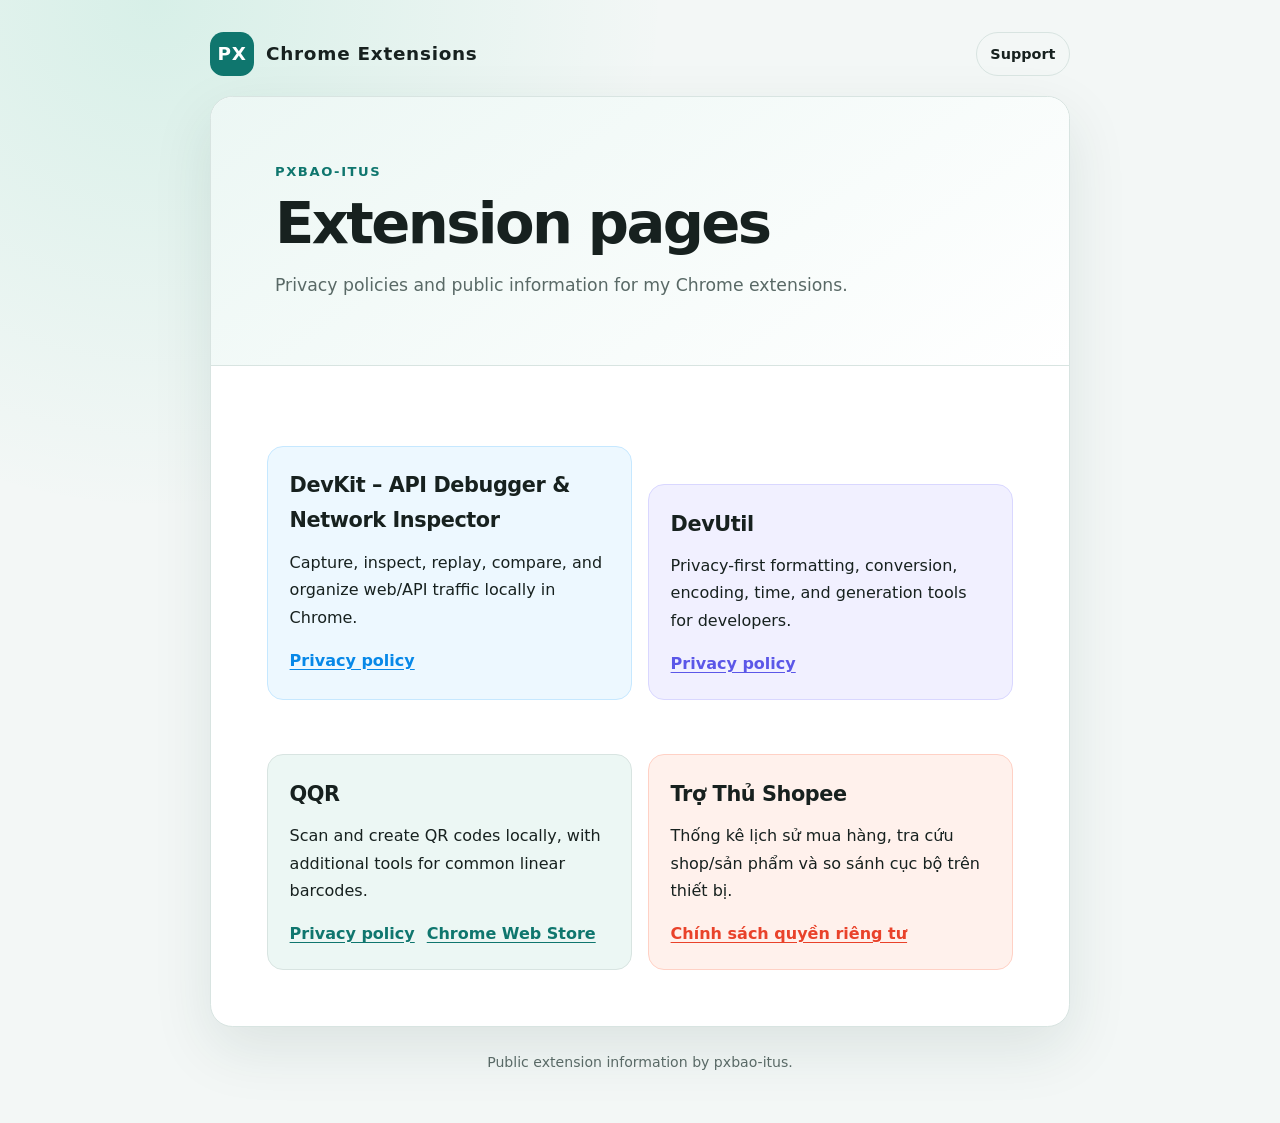
<file: index.html>
<!doctype html>
<html lang="en">
  <head>
    <meta charset="utf-8" />
    <meta name="viewport" content="width=device-width, initial-scale=1" />
    <meta
      name="description"
      content="Public pages and privacy policies for Chrome extensions by pxbao-itus."
    />
    <meta name="theme-color" content="#0f766e" />
    <title>Chrome Extensions by pxbao-itus</title>
    <link rel="stylesheet" href="./assets/site.css" />
  </head>
  <body>
    <header class="site-header shell">
      <a class="brand" href="./">
        <span class="logo" aria-hidden="true">PX</span>
        Chrome Extensions
      </a>
      <a
        class="pill-link"
        href="https://github.com/pxbao-itus/chrome-extension/issues"
      >
        Support
      </a>
    </header>

    <main class="shell">
      <article class="page-card">
        <div class="hero">
          <p class="eyebrow">pxbao-itus</p>
          <h1>Extension pages</h1>
          <p class="intro">
            Privacy policies and public information for my Chrome extensions.
          </p>
        </div>
        <div class="content">
          <div class="extension-grid">
            <section class="extension-card extension-card--devkit">
              <h2>DevKit – API Debugger &amp; Network Inspector</h2>
              <p>
                Capture, inspect, replay, compare, and organize web/API traffic
                locally in Chrome.
              </p>
              <div class="card-links">
                <a href="./devkit/privacy/">Privacy policy</a>
              </div>
            </section>
            <section class="extension-card extension-card--devutil">
              <h2>DevUtil</h2>
              <p>
                Privacy-first formatting, conversion, encoding, time, and
                generation tools for developers.
              </p>
              <div class="card-links">
                <a href="./devutil/privacy/">Privacy policy</a>
              </div>
            </section>
            <section class="extension-card">
              <h2>QQR</h2>
              <p>
                Scan and create QR codes locally, with additional tools for
                common linear barcodes.
              </p>
              <div class="card-links">
                <a href="./qqr/privacy/">Privacy policy</a>
                <a
                  href="https://chromewebstore.google.com/detail/qqr/maaehgdjdcdilfdpgicboihimbjkghkj"
                >
                  Chrome Web Store
                </a>
              </div>
            </section>
            <section class="extension-card extension-card--shopee">
              <h2>Trợ Thủ Shopee</h2>
              <p>
                Thống kê lịch sử mua hàng, tra cứu shop/sản phẩm và so sánh cục
                bộ trên thiết bị.
              </p>
              <div class="card-links">
                <a href="./shopee-assistant/privacy/"
                  >Chính sách quyền riêng tư</a
                >
              </div>
            </section>
          </div>
        </div>
      </article>
    </main>

    <footer class="site-footer shell">
      Public extension information by pxbao-itus.
    </footer>
  </body>
</html>
</file>
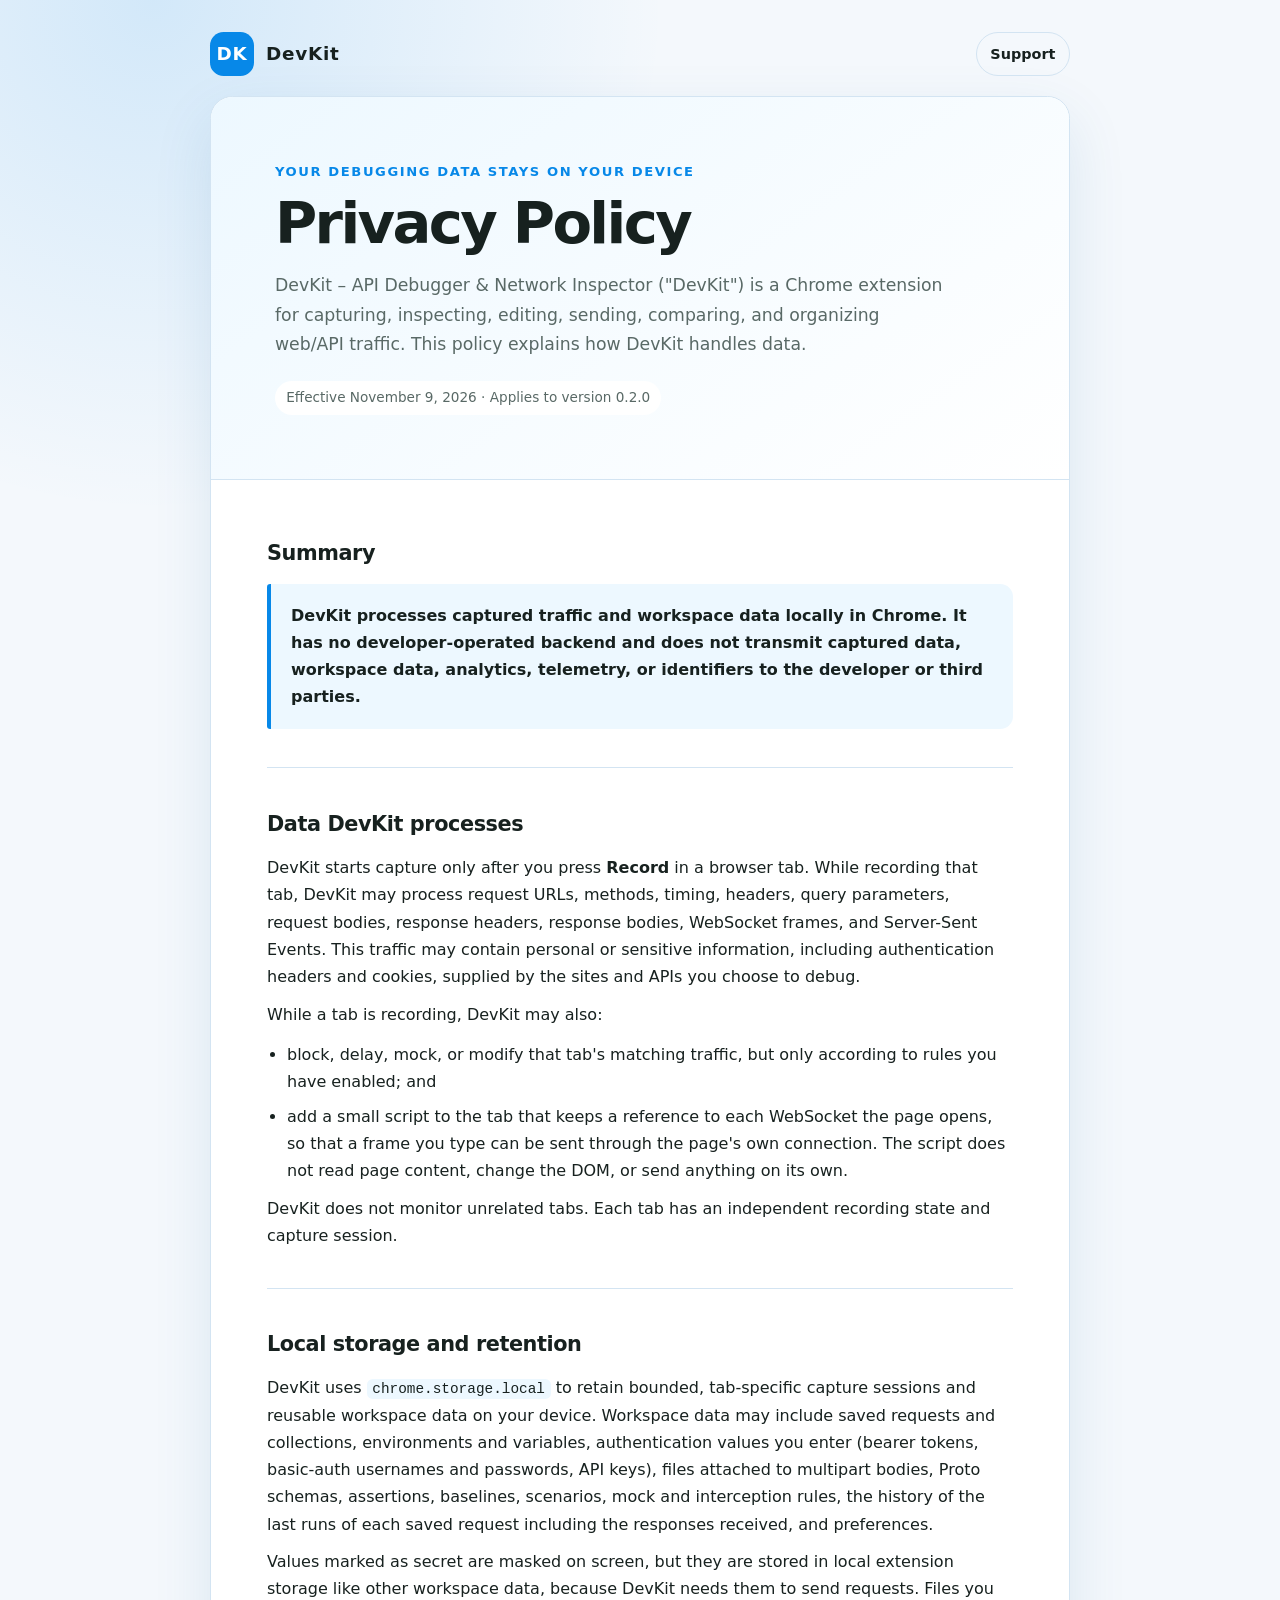
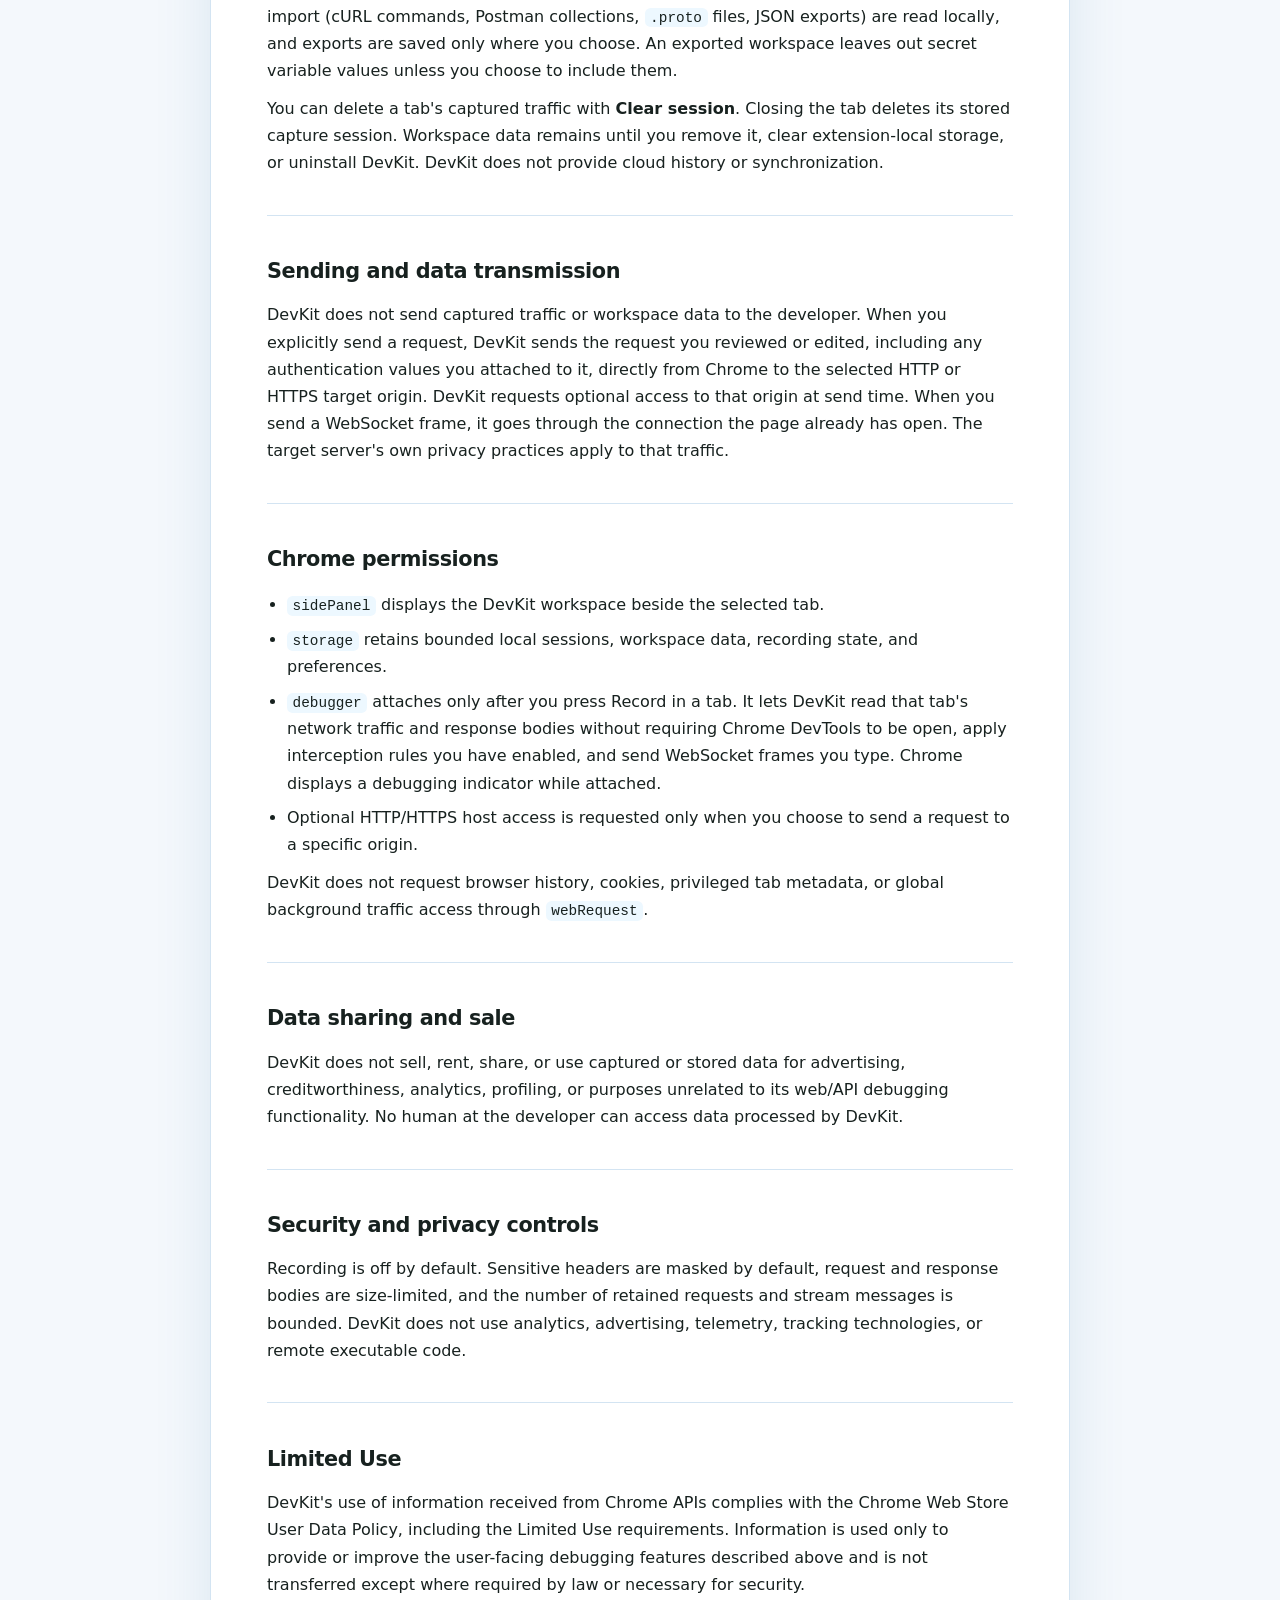
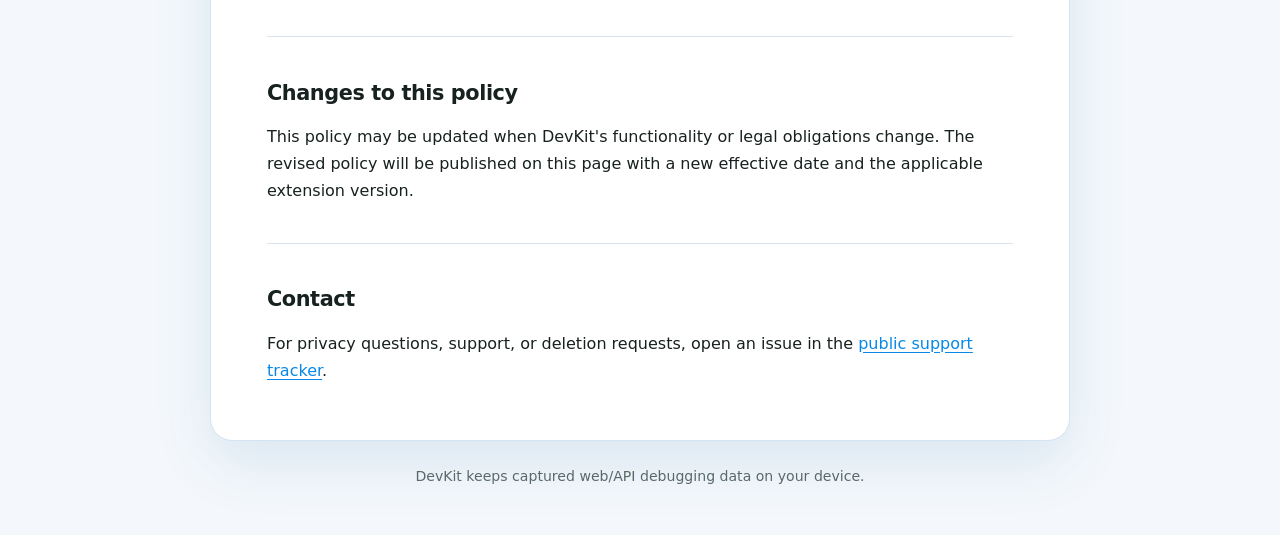
<file: devkit/privacy/index.html>
<!doctype html>
<html lang="en">
  <head>
    <meta charset="utf-8" />
    <meta name="viewport" content="width=device-width, initial-scale=1" />
    <meta
      name="description"
      content="Privacy policy for DevKit – API Debugger & Network Inspector 0.2.0, a local-first web and API debugging workspace."
    />
    <meta name="theme-color" content="#0788e8" />
    <title>DevKit – API Debugger &amp; Network Inspector Privacy Policy</title>
    <link rel="stylesheet" href="../../assets/site.css" />
  </head>
  <body class="theme-devkit">
    <header class="site-header shell">
      <a class="brand" href="../../" aria-label="Extension pages home">
        <span class="logo" aria-hidden="true">DK</span>
        DevKit
      </a>
      <a
        class="pill-link"
        href="https://github.com/pxbao-itus/chrome-extension/issues"
      >
        Support
      </a>
    </header>

    <main class="shell">
      <article class="page-card">
        <div class="hero">
          <p class="eyebrow">Your debugging data stays on your device</p>
          <h1>Privacy Policy</h1>
          <p class="intro">
            DevKit – API Debugger &amp; Network Inspector ("DevKit") is a Chrome
            extension for capturing, inspecting, editing, sending, comparing,
            and organizing web/API traffic. This policy explains how DevKit
            handles data.
          </p>
          <span class="updated"
            >Effective November 9, 2026 · Applies to version 0.2.0</span
          >
        </div>

        <div class="content">
          <section aria-labelledby="summary">
            <h2 id="summary">Summary</h2>
            <p class="summary">
              DevKit processes captured traffic and workspace data locally in
              Chrome. It has no developer-operated backend and does not transmit
              captured data, workspace data, analytics, telemetry, or
              identifiers to the developer or third parties.
            </p>
          </section>

          <section aria-labelledby="captured-data">
            <h2 id="captured-data">Data DevKit processes</h2>
            <p>
              DevKit starts capture only after you press
              <strong>Record</strong> in a browser tab. While recording that
              tab, DevKit may process request URLs, methods, timing, headers,
              query parameters, request bodies, response headers, response
              bodies, WebSocket frames, and Server-Sent Events. This traffic may
              contain personal or sensitive information, including
              authentication headers and cookies, supplied by the sites and APIs
              you choose to debug.
            </p>
            <p>While a tab is recording, DevKit may also:</p>
            <ul>
              <li>
                block, delay, mock, or modify that tab's matching traffic, but
                only according to rules you have enabled; and
              </li>
              <li>
                add a small script to the tab that keeps a reference to each
                WebSocket the page opens, so that a frame you type can be sent
                through the page's own connection. The script does not read page
                content, change the DOM, or send anything on its own.
              </li>
            </ul>
            <p>
              DevKit does not monitor unrelated tabs. Each tab has an
              independent recording state and capture session.
            </p>
          </section>

          <section aria-labelledby="storage">
            <h2 id="storage">Local storage and retention</h2>
            <p>
              DevKit uses <code>chrome.storage.local</code> to retain bounded,
              tab-specific capture sessions and reusable workspace data on your
              device. Workspace data may include saved requests and collections,
              environments and variables, authentication values you enter
              (bearer tokens, basic-auth usernames and passwords, API keys),
              files attached to multipart bodies, Proto schemas, assertions,
              baselines, scenarios, mock and interception rules, the history of
              the last runs of each saved request including the responses
              received, and preferences.
            </p>
            <p>
              Values marked as secret are masked on screen, but they are stored
              in local extension storage like other workspace data, because
              DevKit needs them to send requests. Files you import (cURL
              commands, Postman collections, <code>.proto</code> files, JSON
              exports) are read locally, and exports are saved only where you
              choose. An exported workspace leaves out secret variable values
              unless you choose to include them.
            </p>
            <p>
              You can delete a tab's captured traffic with
              <strong>Clear session</strong>. Closing the tab deletes its stored
              capture session. Workspace data remains until you remove it, clear
              extension-local storage, or uninstall DevKit. DevKit does not
              provide cloud history or synchronization.
            </p>
          </section>

          <section aria-labelledby="transmission">
            <h2 id="transmission">Sending and data transmission</h2>
            <p>
              DevKit does not send captured traffic or workspace data to the
              developer. When you explicitly send a request, DevKit sends the
              request you reviewed or edited, including any authentication
              values you attached to it, directly from Chrome to the selected
              HTTP or HTTPS target origin. DevKit requests optional access to
              that origin at send time. When you send a WebSocket frame, it goes
              through the connection the page already has open. The target
              server's own privacy practices apply to that traffic.
            </p>
          </section>

          <section aria-labelledby="permissions">
            <h2 id="permissions">Chrome permissions</h2>
            <ul>
              <li>
                <code>sidePanel</code> displays the DevKit workspace beside the
                selected tab.
              </li>
              <li>
                <code>storage</code> retains bounded local sessions, workspace
                data, recording state, and preferences.
              </li>
              <li>
                <code>debugger</code> attaches only after you press Record in a
                tab. It lets DevKit read that tab's network traffic and response
                bodies without requiring Chrome DevTools to be open, apply
                interception rules you have enabled, and send WebSocket frames
                you type. Chrome displays a debugging indicator while attached.
              </li>
              <li>
                Optional HTTP/HTTPS host access is requested only when you
                choose to send a request to a specific origin.
              </li>
            </ul>
            <p>
              DevKit does not request browser history, cookies, privileged tab
              metadata, or global background traffic access through
              <code>webRequest</code>.
            </p>
          </section>

          <section aria-labelledby="sharing">
            <h2 id="sharing">Data sharing and sale</h2>
            <p>
              DevKit does not sell, rent, share, or use captured or stored data
              for advertising, creditworthiness, analytics, profiling, or
              purposes unrelated to its web/API debugging functionality. No
              human at the developer can access data processed by DevKit.
            </p>
          </section>

          <section aria-labelledby="security">
            <h2 id="security">Security and privacy controls</h2>
            <p>
              Recording is off by default. Sensitive headers are masked by
              default, request and response bodies are size-limited, and the
              number of retained requests and stream messages is bounded. DevKit
              does not use analytics, advertising, telemetry, tracking
              technologies, or remote executable code.
            </p>
          </section>

          <section aria-labelledby="limited-use">
            <h2 id="limited-use">Limited Use</h2>
            <p>
              DevKit's use of information received from Chrome APIs complies
              with the Chrome Web Store User Data Policy, including the Limited
              Use requirements. Information is used only to provide or improve
              the user-facing debugging features described above and is not
              transferred except where required by law or necessary for
              security.
            </p>
          </section>

          <section aria-labelledby="changes">
            <h2 id="changes">Changes to this policy</h2>
            <p>
              This policy may be updated when DevKit's functionality or legal
              obligations change. The revised policy will be published on this
              page with a new effective date and the applicable extension
              version.
            </p>
          </section>

          <section aria-labelledby="contact">
            <h2 id="contact">Contact</h2>
            <p>
              For privacy questions, support, or deletion requests, open an
              issue in the
              <a href="https://github.com/pxbao-itus/chrome-extension/issues"
                >public support tracker</a
              >.
            </p>
          </section>
        </div>
      </article>
    </main>

    <footer class="site-footer shell">
      DevKit keeps captured web/API debugging data on your device.
    </footer>
  </body>
</html>
</file>
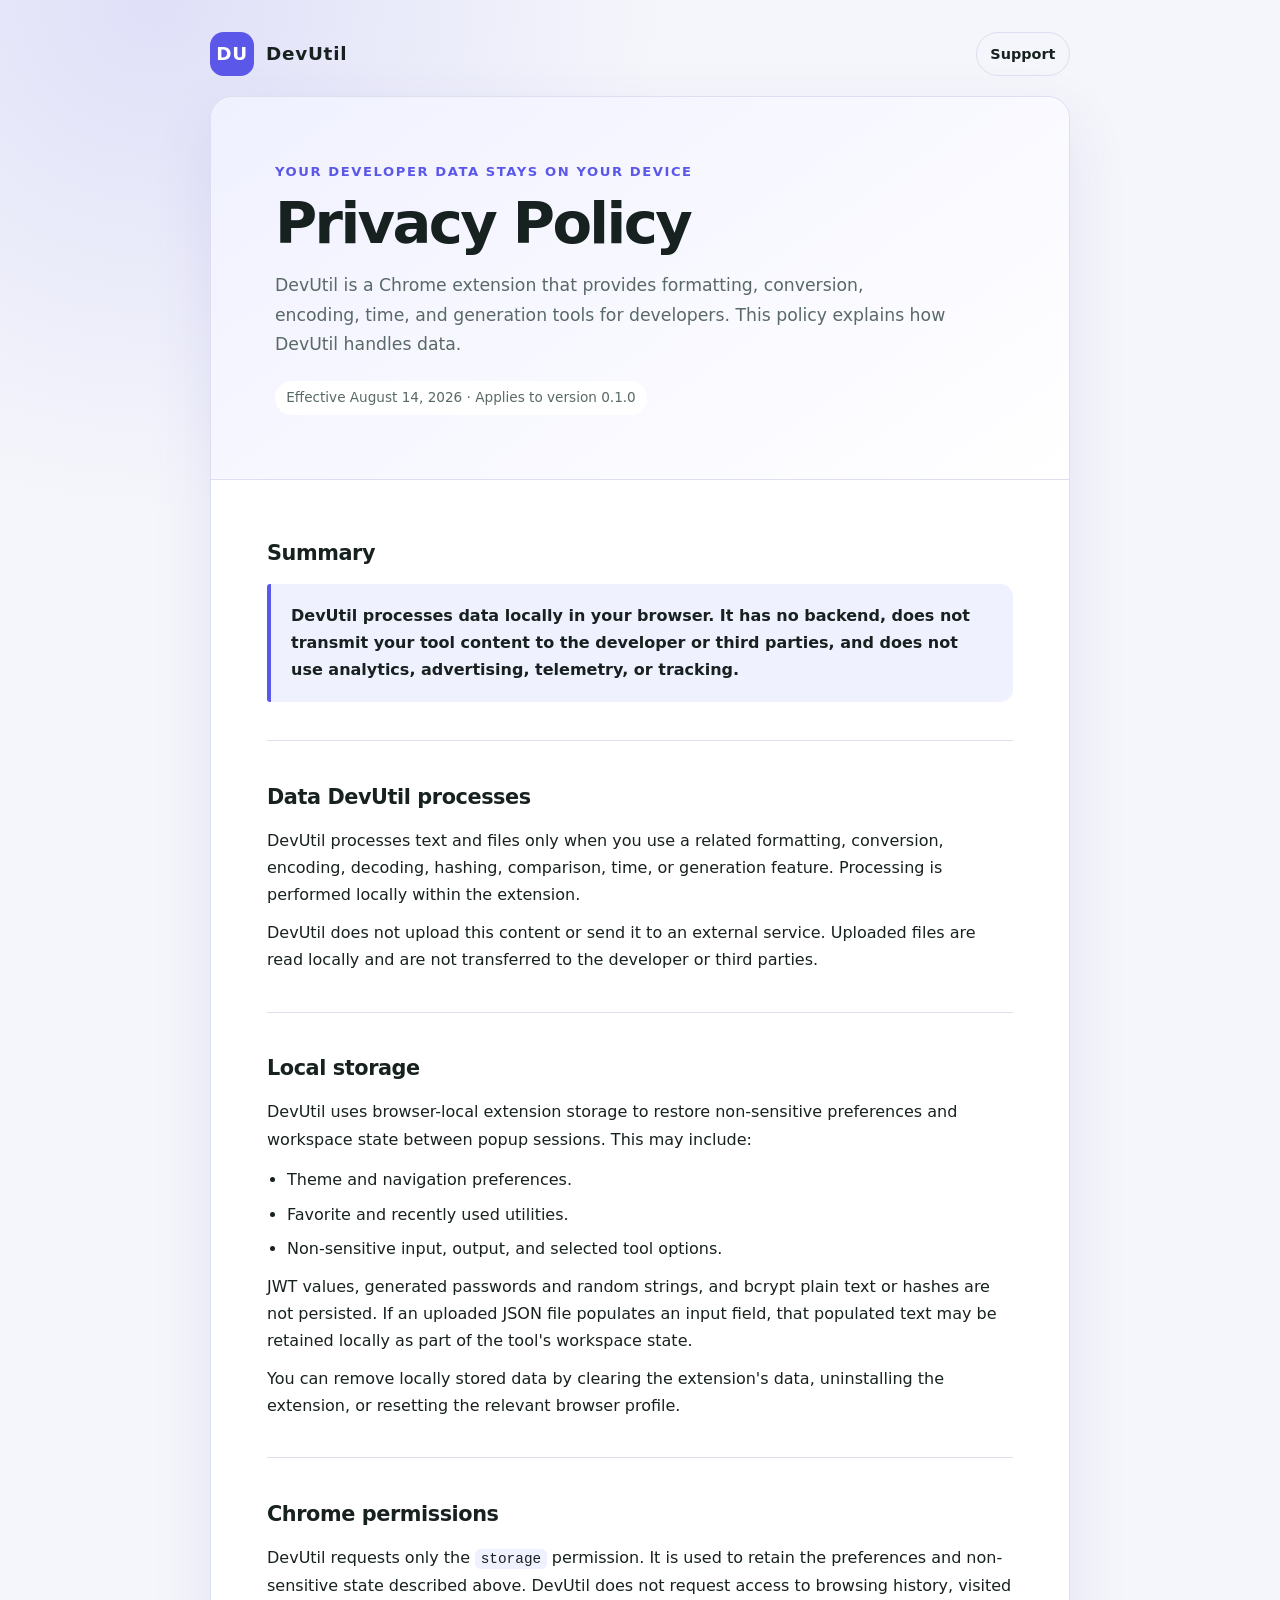
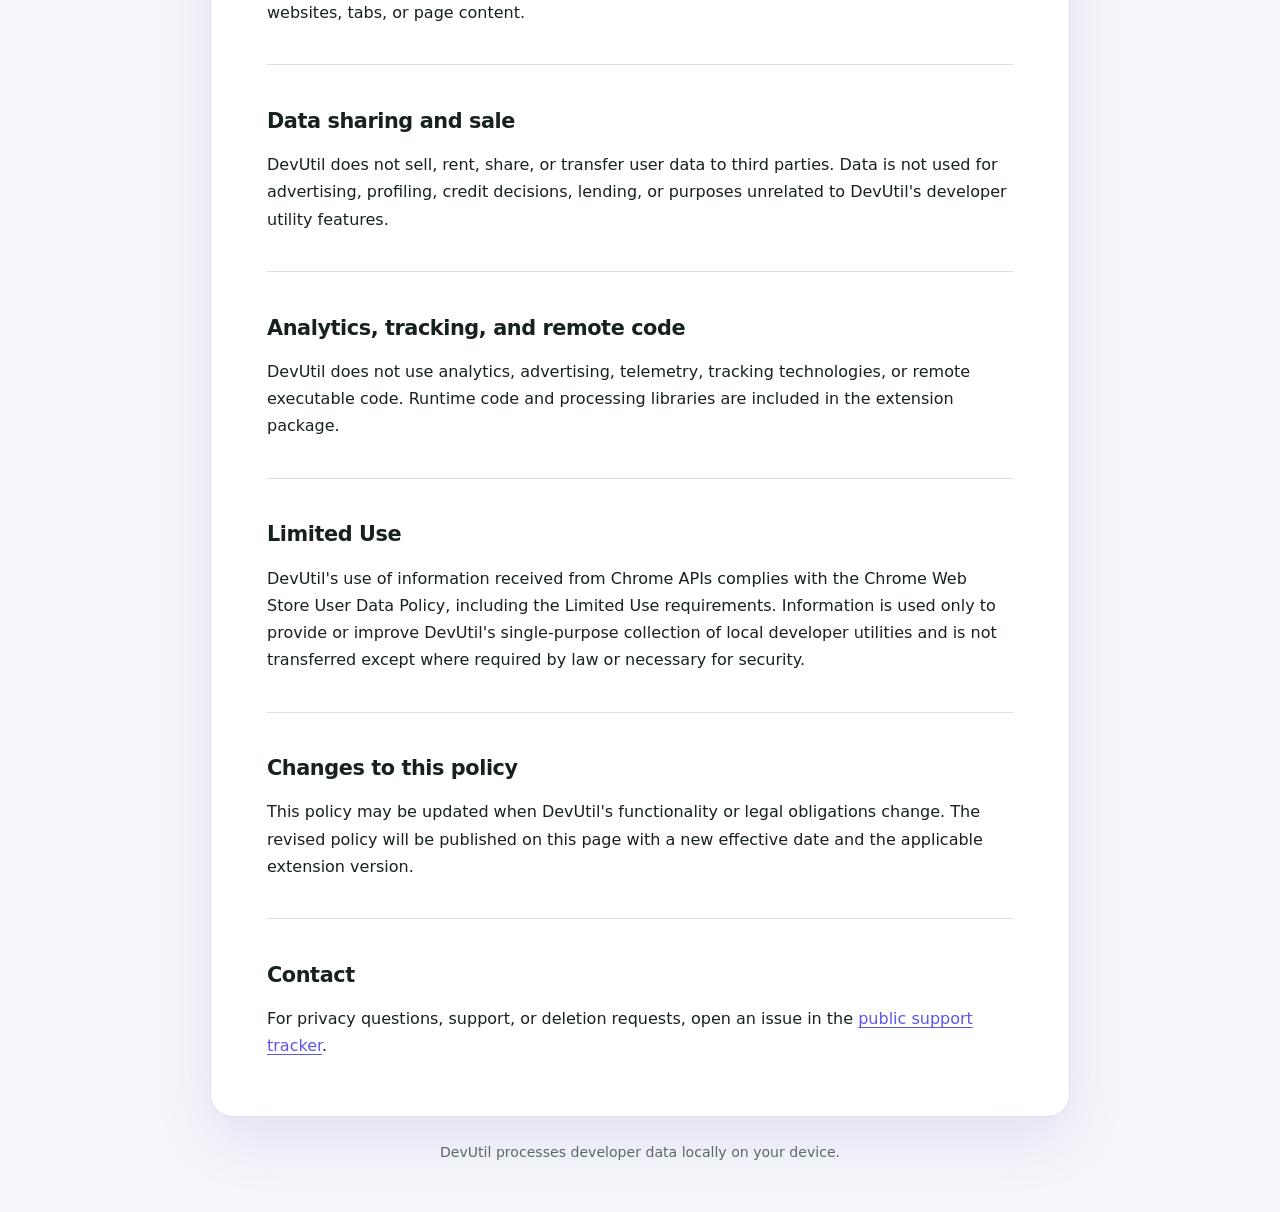
<file: devutil/privacy/index.html>
<!doctype html>
<html lang="en">
  <head>
    <meta charset="utf-8" />
    <meta name="viewport" content="width=device-width, initial-scale=1" />
    <meta
      name="description"
      content="Privacy policy for DevUtil 0.1.0, a privacy-first collection of local developer utilities."
    />
    <meta name="theme-color" content="#5b57e8" />
    <title>DevUtil Privacy Policy</title>
    <link rel="stylesheet" href="../../assets/site.css" />
  </head>
  <body class="theme-devutil">
    <header class="site-header shell">
      <a class="brand" href="../../" aria-label="Extension pages home">
        <span class="logo" aria-hidden="true">DU</span>
        DevUtil
      </a>
      <a class="pill-link" href="https://github.com/pxbao-itus/chrome-extension/issues">
        Support
      </a>
    </header>

    <main class="shell">
      <article class="page-card">
        <div class="hero">
          <p class="eyebrow">Your developer data stays on your device</p>
          <h1>Privacy Policy</h1>
          <p class="intro">
            DevUtil is a Chrome extension that provides formatting, conversion, encoding, time,
            and generation tools for developers. This policy explains how DevUtil handles data.
          </p>
          <span class="updated">Effective August 14, 2026 · Applies to version 0.1.0</span>
        </div>

        <div class="content">
          <section aria-labelledby="summary">
            <h2 id="summary">Summary</h2>
            <p class="summary">
              DevUtil processes data locally in your browser. It has no backend, does not transmit
              your tool content to the developer or third parties, and does not use analytics,
              advertising, telemetry, or tracking.
            </p>
          </section>

          <section aria-labelledby="processing">
            <h2 id="processing">Data DevUtil processes</h2>
            <p>
              DevUtil processes text and files only when you use a related formatting, conversion,
              encoding, decoding, hashing, comparison, time, or generation feature. Processing is
              performed locally within the extension.
            </p>
            <p>
              DevUtil does not upload this content or send it to an external service. Uploaded files
              are read locally and are not transferred to the developer or third parties.
            </p>
          </section>

          <section aria-labelledby="storage">
            <h2 id="storage">Local storage</h2>
            <p>
              DevUtil uses browser-local extension storage to restore non-sensitive preferences and
              workspace state between popup sessions. This may include:
            </p>
            <ul>
              <li>Theme and navigation preferences.</li>
              <li>Favorite and recently used utilities.</li>
              <li>Non-sensitive input, output, and selected tool options.</li>
            </ul>
            <p>
              JWT values, generated passwords and random strings, and bcrypt plain text or hashes
              are not persisted. If an uploaded JSON file populates an input field, that populated
              text may be retained locally as part of the tool's workspace state.
            </p>
            <p>
              You can remove locally stored data by clearing the extension's data, uninstalling the
              extension, or resetting the relevant browser profile.
            </p>
          </section>

          <section aria-labelledby="permissions">
            <h2 id="permissions">Chrome permissions</h2>
            <p>
              DevUtil requests only the <code>storage</code> permission. It is used to retain the
              preferences and non-sensitive state described above. DevUtil does not request access
              to browsing history, visited websites, tabs, or page content.
            </p>
          </section>

          <section aria-labelledby="sharing">
            <h2 id="sharing">Data sharing and sale</h2>
            <p>
              DevUtil does not sell, rent, share, or transfer user data to third parties. Data is not
              used for advertising, profiling, credit decisions, lending, or purposes unrelated to
              DevUtil's developer utility features.
            </p>
          </section>

          <section aria-labelledby="security">
            <h2 id="security">Analytics, tracking, and remote code</h2>
            <p>
              DevUtil does not use analytics, advertising, telemetry, tracking technologies, or
              remote executable code. Runtime code and processing libraries are included in the
              extension package.
            </p>
          </section>

          <section aria-labelledby="limited-use">
            <h2 id="limited-use">Limited Use</h2>
            <p>
              DevUtil's use of information received from Chrome APIs complies with the Chrome Web
              Store User Data Policy, including the Limited Use requirements. Information is used
              only to provide or improve DevUtil's single-purpose collection of local developer
              utilities and is not transferred except where required by law or necessary for security.
            </p>
          </section>

          <section aria-labelledby="changes">
            <h2 id="changes">Changes to this policy</h2>
            <p>
              This policy may be updated when DevUtil's functionality or legal obligations change.
              The revised policy will be published on this page with a new effective date and the
              applicable extension version.
            </p>
          </section>

          <section aria-labelledby="contact">
            <h2 id="contact">Contact</h2>
            <p>
              For privacy questions, support, or deletion requests, open an issue in the
              <a href="https://github.com/pxbao-itus/chrome-extension/issues">public support tracker</a>.
            </p>
          </section>
        </div>
      </article>
    </main>

    <footer class="site-footer shell">DevUtil processes developer data locally on your device.</footer>
  </body>
</html>
</file>
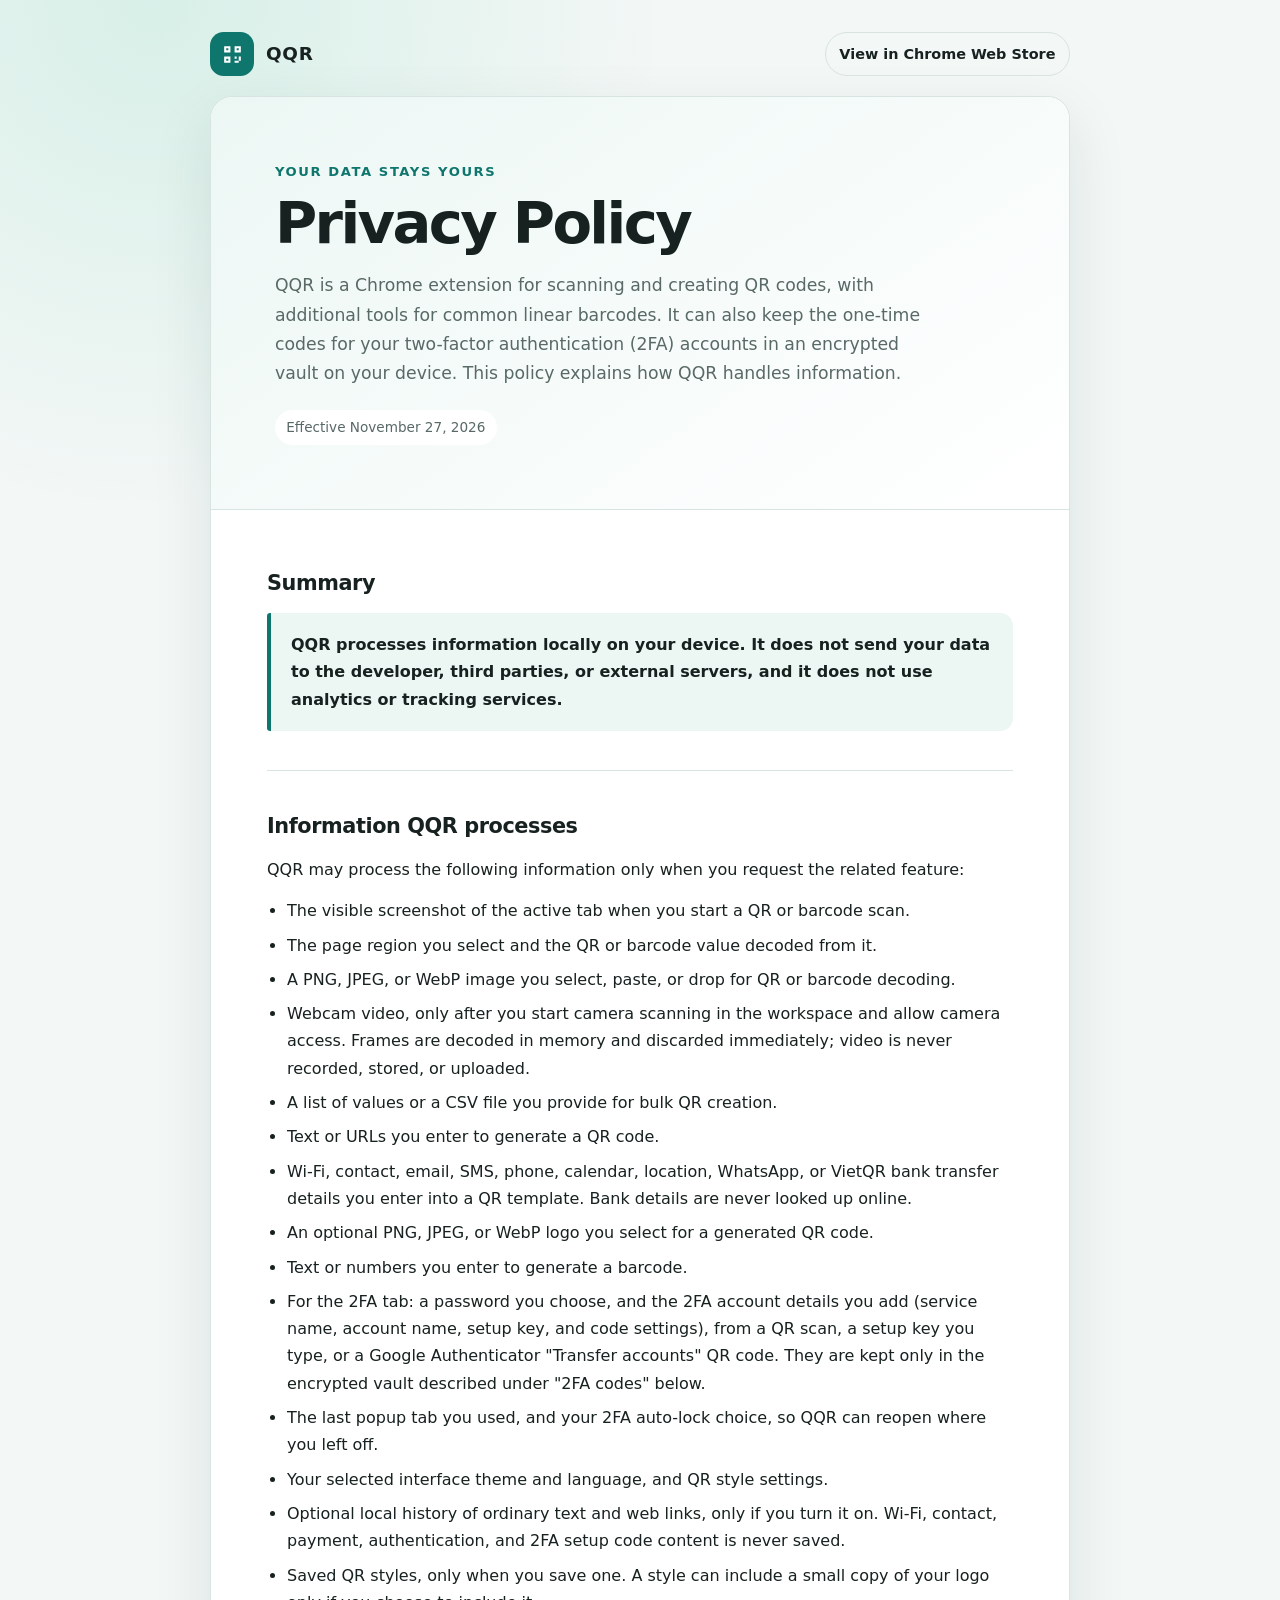
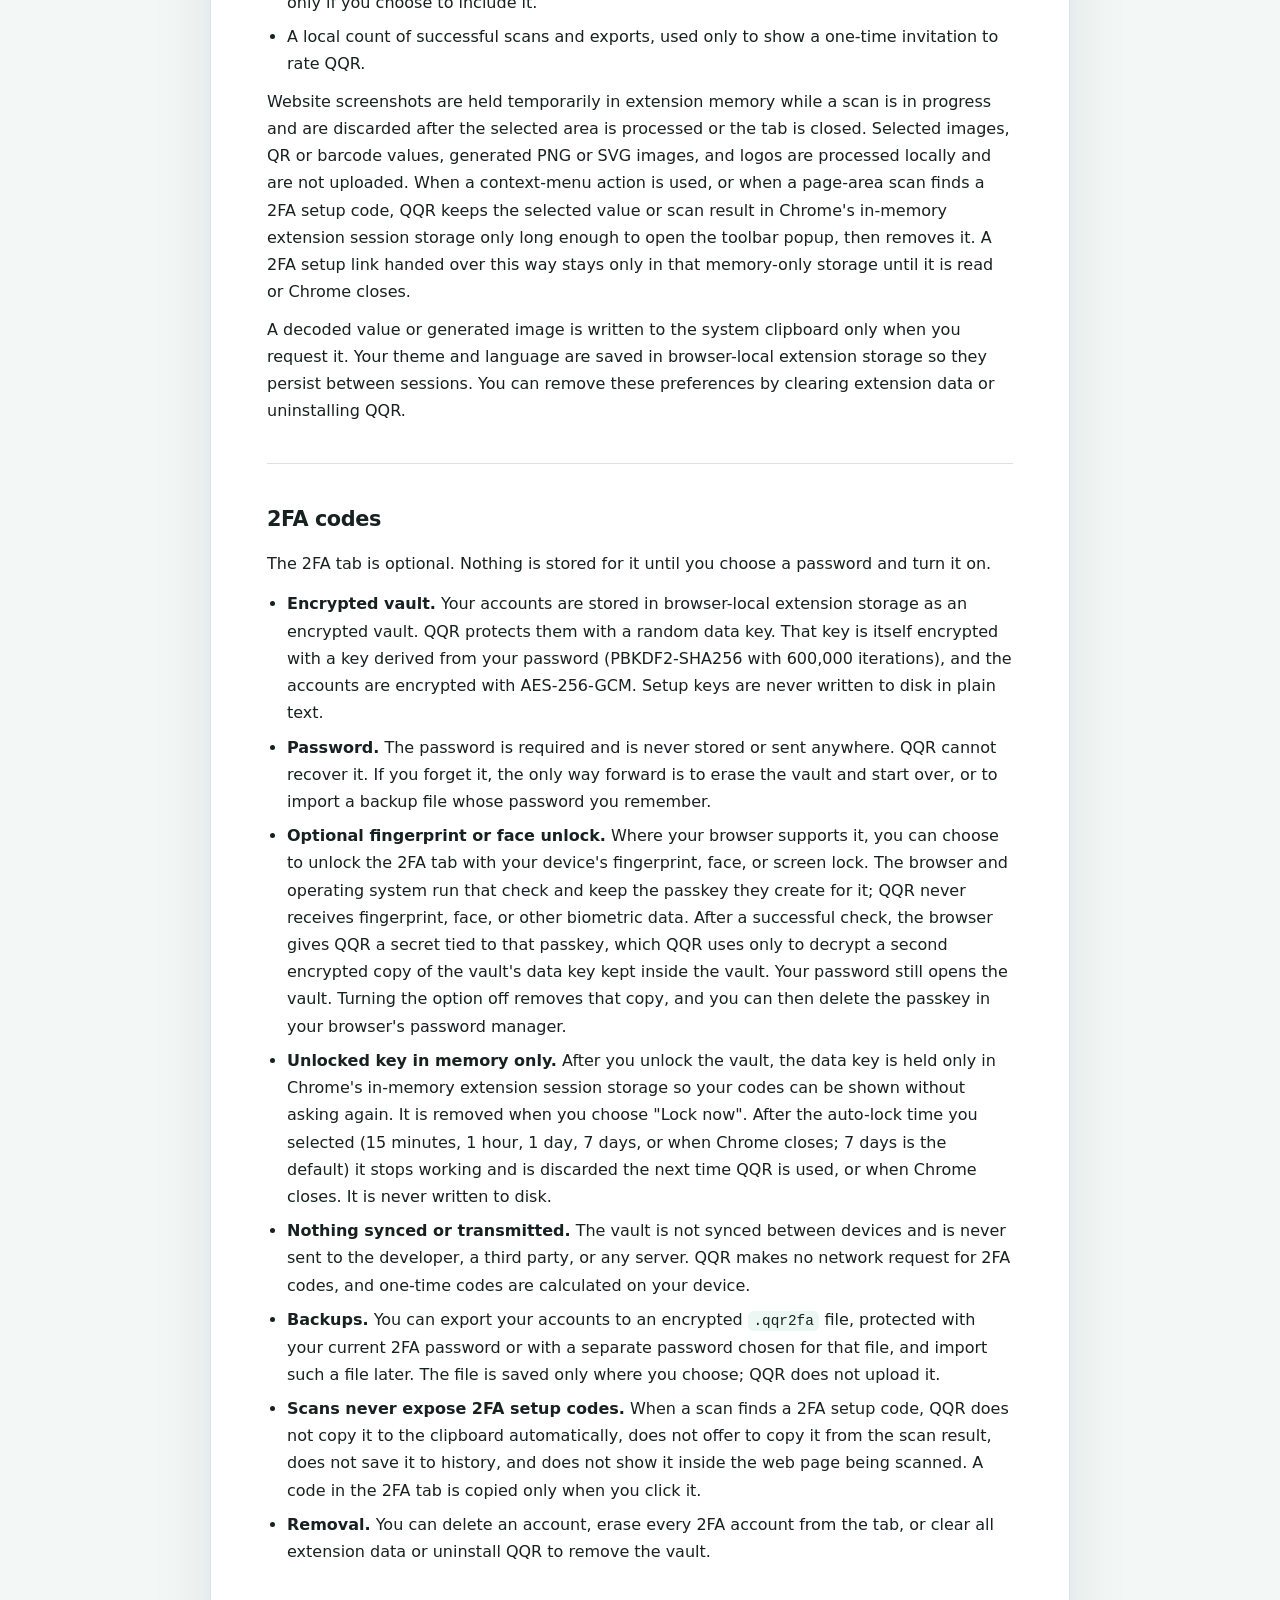
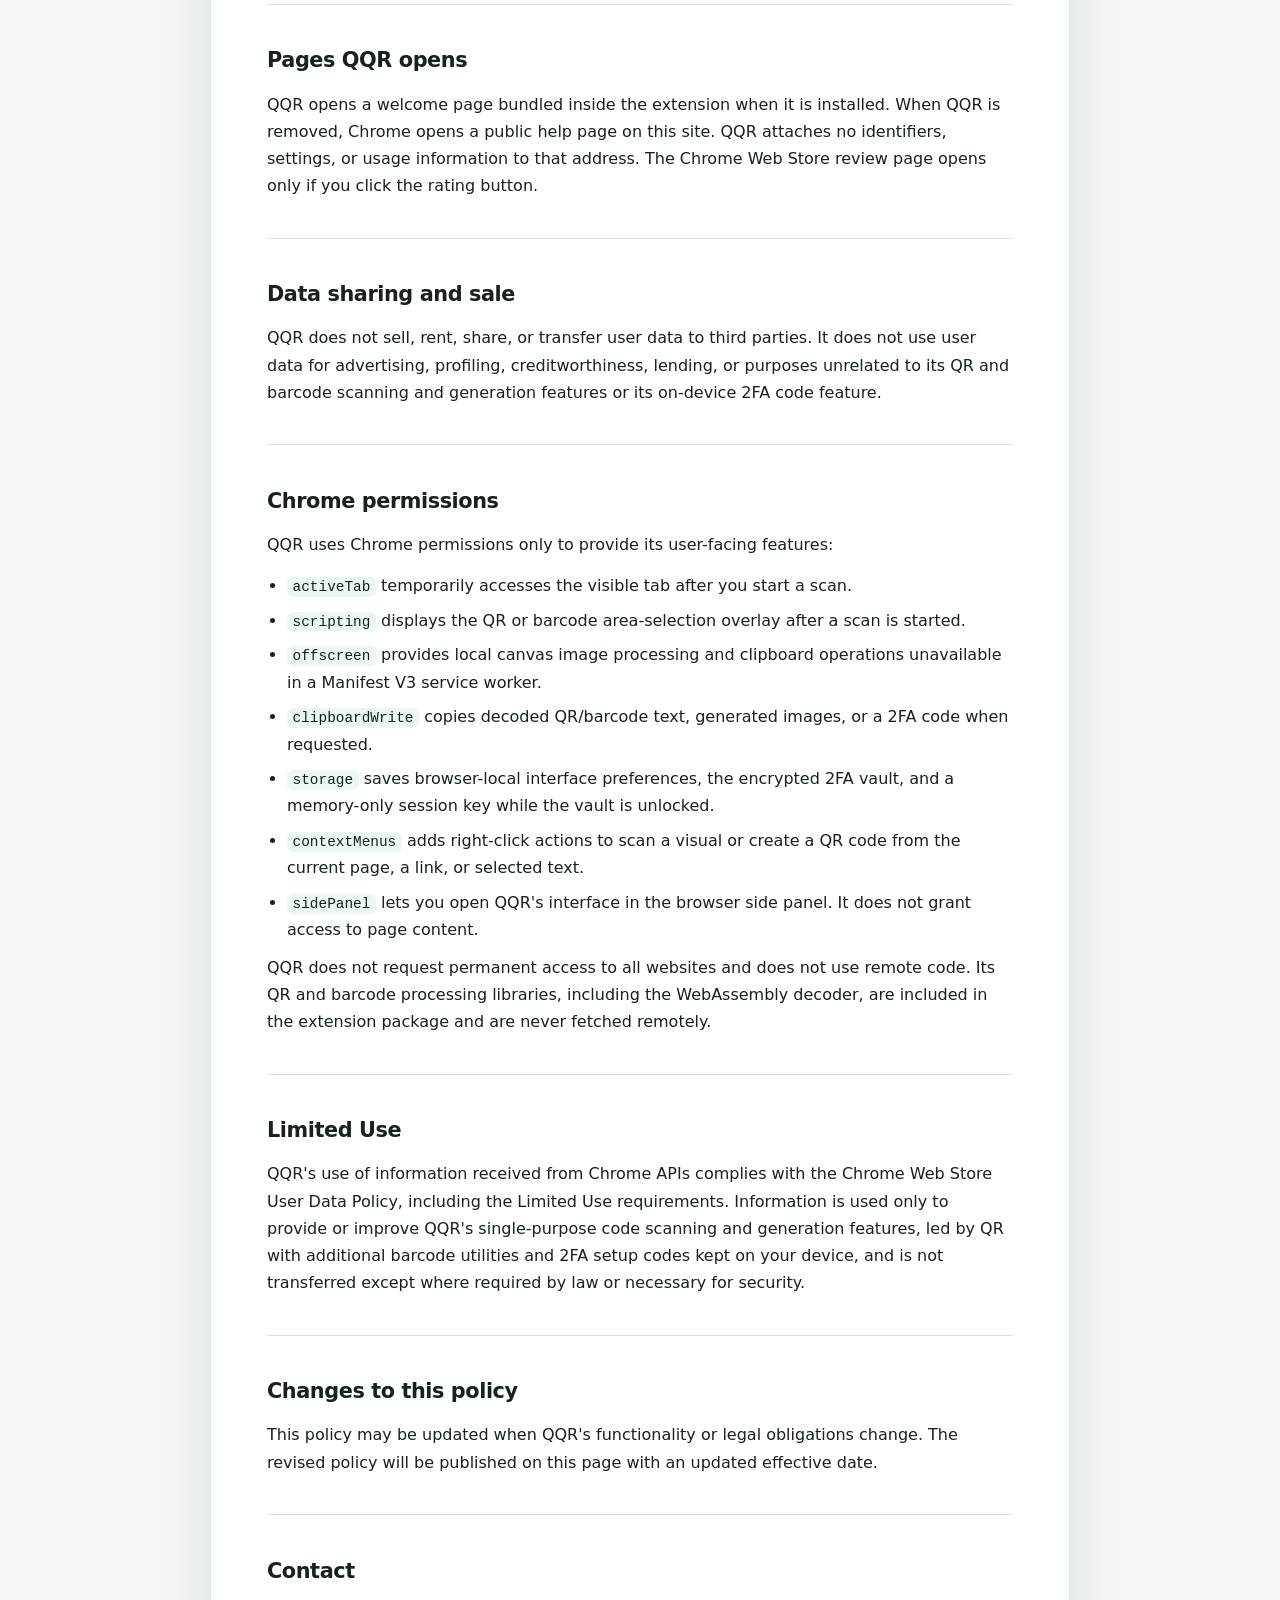
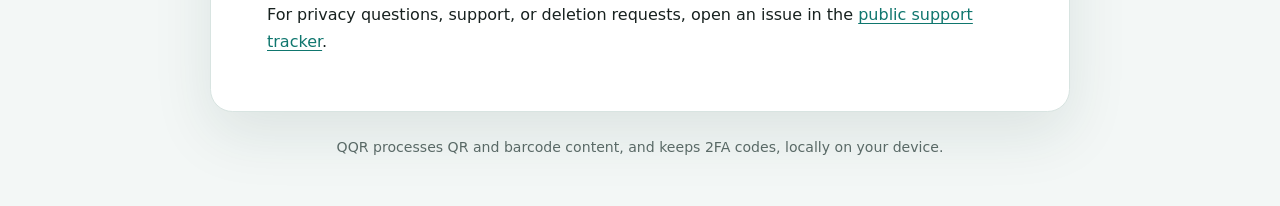
<file: qqr/privacy/index.html>
<!doctype html>
<html lang="en">
  <head>
    <meta charset="utf-8" />
    <meta name="viewport" content="width=device-width, initial-scale=1" />
    <meta
      name="description"
      content="Privacy policy for QQR, a privacy-friendly QR scanner and generator with additional barcode tools."
    />
    <meta name="theme-color" content="#0f766e" />
    <title>QQR Privacy Policy</title>
    <link rel="stylesheet" href="../../assets/site.css" />
  </head>
  <body>
    <header class="site-header shell">
      <a class="brand" href="../../" aria-label="Extension pages home">
        <span class="logo" aria-hidden="true">
          <svg width="25" height="25" viewBox="0 0 24 24" fill="none">
            <path d="M4 4h6v6H4V4Zm2 2v2h2V6H6Zm8-2h6v6h-6V4Zm2 2v2h2V6h-2ZM4 14h6v6H4v-6Zm2 2v2h2v-2H6Zm8-2h2v2h-2v-2Zm4 0h2v4h-2v-4Zm-4 4h4v2h-4v-2Z" fill="currentColor" />
          </svg>
        </span>
        QQR
      </a>
      <a
        class="pill-link"
        href="https://chromewebstore.google.com/detail/qqr/maaehgdjdcdilfdpgicboihimbjkghkj"
      >
        View in Chrome Web Store
      </a>
    </header>

    <main class="shell">
      <article class="page-card">
        <div class="hero">
          <p class="eyebrow">Your data stays yours</p>
          <h1>Privacy Policy</h1>
          <p class="intro">
            QQR is a Chrome extension for scanning and creating QR codes, with additional tools for
            common linear barcodes. It can also keep the one-time codes for your two-factor
            authentication (2FA) accounts in an encrypted vault on your device. This policy
            explains how QQR handles information.
          </p>
          <span class="updated">Effective November 27, 2026</span>
        </div>

        <div class="content">
          <section aria-labelledby="summary">
            <h2 id="summary">Summary</h2>
            <p class="summary">
              QQR processes information locally on your device. It does not send your data to the
              developer, third parties, or external servers, and it does not use analytics or
              tracking services.
            </p>
          </section>

          <section aria-labelledby="information">
            <h2 id="information">Information QQR processes</h2>
            <p>QQR may process the following information only when you request the related feature:</p>
            <ul>
              <li>The visible screenshot of the active tab when you start a QR or barcode scan.</li>
              <li>The page region you select and the QR or barcode value decoded from it.</li>
              <li>A PNG, JPEG, or WebP image you select, paste, or drop for QR or barcode decoding.</li>
              <li>
                Webcam video, only after you start camera scanning in the workspace and allow camera
                access. Frames are decoded in memory and discarded immediately; video is never
                recorded, stored, or uploaded.
              </li>
              <li>A list of values or a CSV file you provide for bulk QR creation.</li>
              <li>Text or URLs you enter to generate a QR code.</li>
              <li>
                Wi-Fi, contact, email, SMS, phone, calendar, location, WhatsApp, or VietQR bank
                transfer details you enter into a QR template. Bank details are never looked up
                online.
              </li>
              <li>An optional PNG, JPEG, or WebP logo you select for a generated QR code.</li>
              <li>Text or numbers you enter to generate a barcode.</li>
              <li>
                For the 2FA tab: a password you choose, and the 2FA account details you add (service
                name, account name, setup key, and code settings), from a QR scan, a setup key you
                type, or a Google Authenticator "Transfer accounts" QR code. They are kept only in
                the encrypted vault described under "2FA codes" below.
              </li>
              <li>
                The last popup tab you used, and your 2FA auto-lock choice, so QQR can reopen where
                you left off.
              </li>
              <li>Your selected interface theme and language, and QR style settings.</li>
              <li>
                Optional local history of ordinary text and web links, only if you turn it on.
                Wi-Fi, contact, payment, authentication, and 2FA setup code content is never saved.
              </li>
              <li>
                Saved QR styles, only when you save one. A style can include a small copy of your
                logo only if you choose to include it.
              </li>
              <li>
                A local count of successful scans and exports, used only to show a one-time
                invitation to rate QQR.
              </li>
            </ul>
            <p>
              Website screenshots are held temporarily in extension memory while a scan is in
              progress and are discarded after the selected area is processed or the tab is closed.
              Selected images, QR or barcode values, generated PNG or SVG images, and logos are
              processed locally and are not uploaded. When a context-menu action is used, or when a
              page-area scan finds a 2FA setup code, QQR keeps the selected value or scan result in
              Chrome's in-memory extension session storage only long enough to open the toolbar
              popup, then removes it. A 2FA setup link handed over this way stays only in that
              memory-only storage until it is read or Chrome closes.
            </p>
            <p>
              A decoded value or generated image is written to the system clipboard only when you
              request it. Your theme and language are saved in browser-local extension storage so
              they persist between sessions. You can remove these preferences by clearing extension
              data or uninstalling QQR.
            </p>
          </section>

          <section aria-labelledby="twofa">
            <h2 id="twofa">2FA codes</h2>
            <p>
              The 2FA tab is optional. Nothing is stored for it until you choose a password and turn
              it on.
            </p>
            <ul>
              <li>
                <strong>Encrypted vault.</strong> Your accounts are stored in browser-local extension
                storage as an encrypted vault. QQR protects them with a random data key. That key is
                itself encrypted with a key derived from your password (PBKDF2-SHA256 with 600,000
                iterations), and the accounts are encrypted with AES-256-GCM. Setup keys are never
                written to disk in plain text.
              </li>
              <li>
                <strong>Password.</strong> The password is required and is never stored or sent
                anywhere. QQR cannot recover it. If you forget it, the only way forward is to erase
                the vault and start over, or to import a backup file whose password you remember.
              </li>
              <li>
                <strong>Optional fingerprint or face unlock.</strong> Where your browser
                supports it, you can choose to unlock the 2FA tab with your device's fingerprint,
                face, or screen lock. The browser and operating system run that check and keep the
                passkey they create for it; QQR never receives fingerprint, face, or other biometric
                data. After a successful check, the browser gives QQR a secret tied to that passkey,
                which QQR uses only to decrypt a second encrypted copy of the vault's data key kept
                inside the vault. Your password still opens the vault. Turning the option off
                removes that copy, and you can then delete the passkey in your browser's password
                manager.
              </li>
              <li>
                <strong>Unlocked key in memory only.</strong> After you unlock the vault, the data
                key is held only in Chrome's in-memory extension session storage so your codes can
                be shown without asking again. It is removed when you choose "Lock now". After the
                auto-lock time you selected (15 minutes, 1 hour, 1 day, 7 days, or when Chrome
                closes; 7 days is the default) it stops working and is discarded the next time QQR
                is used, or when Chrome closes. It is never written to disk.
              </li>
              <li>
                <strong>Nothing synced or transmitted.</strong> The vault is not synced between
                devices and is never sent to the developer, a third party, or any server. QQR makes
                no network request for 2FA codes, and one-time codes are calculated on your device.
              </li>
              <li>
                <strong>Backups.</strong> You can export your accounts to an encrypted
                <code>.qqr2fa</code> file, protected with your current 2FA password or with a
                separate password chosen for that file, and import such a file later. The file is
                saved only where you choose; QQR does not upload it.
              </li>
              <li>
                <strong>Scans never expose 2FA setup codes.</strong> When a scan finds a 2FA setup
                code, QQR does not copy it to the clipboard automatically, does not offer to copy it
                from the scan result, does not save it to history, and does not show it inside the
                web page being scanned. A code in the 2FA tab is copied only when you click it.
              </li>
              <li>
                <strong>Removal.</strong> You can delete an account, erase every 2FA account from the
                tab, or clear all extension data or uninstall QQR to remove the vault.
              </li>
            </ul>
          </section>

          <section aria-labelledby="pages">
            <h2 id="pages">Pages QQR opens</h2>
            <p>
              QQR opens a welcome page bundled inside the extension when it is installed. When QQR
              is removed, Chrome opens a public help page on this site. QQR attaches no
              identifiers, settings, or usage information to that address. The Chrome Web Store
              review page opens only if you click the rating button.
            </p>
          </section>

          <section aria-labelledby="sharing">
            <h2 id="sharing">Data sharing and sale</h2>
            <p>
              QQR does not sell, rent, share, or transfer user data to third parties. It does not use
              user data for advertising, profiling, creditworthiness, lending, or purposes unrelated
              to its QR and barcode scanning and generation features or its on-device 2FA code feature.
            </p>
          </section>

          <section aria-labelledby="permissions">
            <h2 id="permissions">Chrome permissions</h2>
            <p>QQR uses Chrome permissions only to provide its user-facing features:</p>
            <ul>
              <li><code>activeTab</code> temporarily accesses the visible tab after you start a scan.</li>
              <li>
                <code>scripting</code> displays the QR or barcode area-selection overlay after a scan
                is started.
              </li>
              <li>
                <code>offscreen</code> provides local canvas image processing and clipboard operations
                unavailable in a Manifest V3 service worker.
              </li>
              <li>
                <code>clipboardWrite</code> copies decoded QR/barcode text, generated images, or a 2FA
                code when requested.
              </li>
              <li>
                <code>storage</code> saves browser-local interface preferences, the encrypted 2FA
                vault, and a memory-only session key while the vault is unlocked.
              </li>
              <li>
                <code>contextMenus</code> adds right-click actions to scan a visual or create a QR
                code from the current page, a link, or selected text.
              </li>
              <li>
                <code>sidePanel</code> lets you open QQR's interface in the browser side panel. It
                does not grant access to page content.
              </li>
            </ul>
            <p>
              QQR does not request permanent access to all websites and does not use remote code. Its
              QR and barcode processing libraries, including the WebAssembly decoder, are included
              in the extension package and are never fetched remotely.
            </p>
          </section>

          <section aria-labelledby="limited-use">
            <h2 id="limited-use">Limited Use</h2>
            <p>
              QQR's use of information received from Chrome APIs complies with the Chrome Web Store
              User Data Policy, including the Limited Use requirements. Information is used only to
              provide or improve QQR's single-purpose code scanning and generation features, led by
              QR with additional barcode utilities and 2FA setup codes kept on your device, and is not transferred except where required by
              law or necessary for security.
            </p>
          </section>

          <section aria-labelledby="changes">
            <h2 id="changes">Changes to this policy</h2>
            <p>
              This policy may be updated when QQR's functionality or legal obligations change. The
              revised policy will be published on this page with an updated effective date.
            </p>
          </section>

          <section aria-labelledby="contact">
            <h2 id="contact">Contact</h2>
            <p>
              For privacy questions, support, or deletion requests, open an issue in the
              <a href="https://github.com/pxbao-itus/chrome-extension/issues">public support tracker</a>.
            </p>
          </section>
        </div>
      </article>
    </main>

    <footer class="site-footer shell">QQR processes QR and barcode content, and keeps 2FA codes, locally on your device.</footer>
  </body>
</html>
</file>
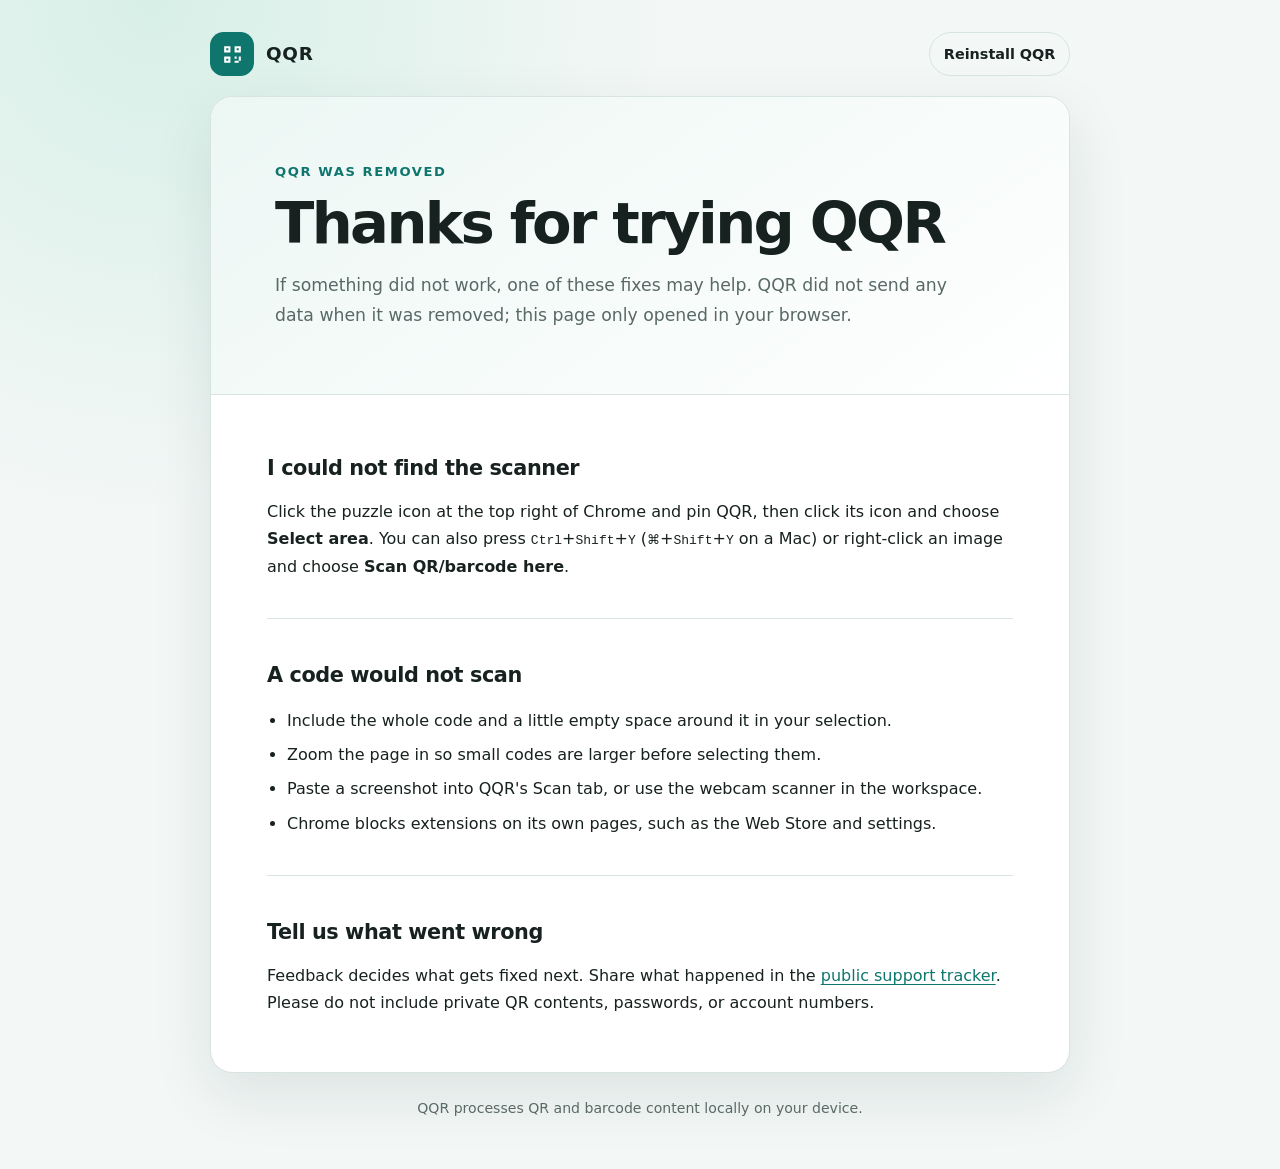
<file: qqr/uninstall/index.html>
<!doctype html>
<html lang="en">
  <head>
    <meta charset="utf-8" />
    <meta name="viewport" content="width=device-width, initial-scale=1" />
    <meta name="description" content="QQR was removed. Quick fixes for common problems and a place to share feedback." />
    <meta name="theme-color" content="#0f766e" />
    <title>QQR Was Removed</title>
    <link rel="stylesheet" href="../../assets/site.css" />
  </head>
  <body>
    <header class="site-header shell">
      <a class="brand" href="../../" aria-label="Extension pages home">
        <span class="logo" aria-hidden="true">
          <svg width="25" height="25" viewBox="0 0 24 24" fill="none">
            <path d="M4 4h6v6H4V4Zm2 2v2h2V6H6Zm8-2h6v6h-6V4Zm2 2v2h2V6h-2ZM4 14h6v6H4v-6Zm2 2v2h2v-2H6Zm8-2h2v2h-2v-2Zm4 0h2v4h-2v-4Zm-4 4h4v2h-4v-2Z" fill="currentColor" />
          </svg>
        </span>
        QQR
      </a>
      <a
        class="pill-link"
        href="https://chromewebstore.google.com/detail/qqr/maaehgdjdcdilfdpgicboihimbjkghkj"
      >
        Reinstall QQR
      </a>
    </header>

    <main class="shell">
      <article class="page-card">
        <div class="hero">
          <p class="eyebrow">QQR was removed</p>
          <h1>Thanks for trying QQR</h1>
          <p class="intro">
            If something did not work, one of these fixes may help. QQR did not send any data when
            it was removed; this page only opened in your browser.
          </p>
        </div>

        <div class="content">
          <section aria-labelledby="find">
            <h2 id="find">I could not find the scanner</h2>
            <p>
              Click the puzzle icon at the top right of Chrome and pin QQR, then click its icon and
              choose <strong>Select area</strong>. You can also press <kbd>Ctrl</kbd>+<kbd>Shift</kbd>+<kbd>Y</kbd>
              (<kbd>⌘</kbd>+<kbd>Shift</kbd>+<kbd>Y</kbd> on a Mac) or right-click an image and choose
              <strong>Scan QR/barcode here</strong>.
            </p>
          </section>

          <section aria-labelledby="failed">
            <h2 id="failed">A code would not scan</h2>
            <ul>
              <li>Include the whole code and a little empty space around it in your selection.</li>
              <li>Zoom the page in so small codes are larger before selecting them.</li>
              <li>Paste a screenshot into QQR's Scan tab, or use the webcam scanner in the workspace.</li>
              <li>Chrome blocks extensions on its own pages, such as the Web Store and settings.</li>
            </ul>
          </section>

          <section aria-labelledby="feedback">
            <h2 id="feedback">Tell us what went wrong</h2>
            <p>
              Feedback decides what gets fixed next. Share what happened in the
              <a href="https://github.com/pxbao-itus/chrome-extension/issues/new?title=QQR%20feedback">public support tracker</a>.
              Please do not include private QR contents, passwords, or account numbers.
            </p>
          </section>
        </div>
      </article>
    </main>

    <footer class="site-footer shell">QQR processes QR and barcode content locally on your device.</footer>
  </body>
</html>
</file>
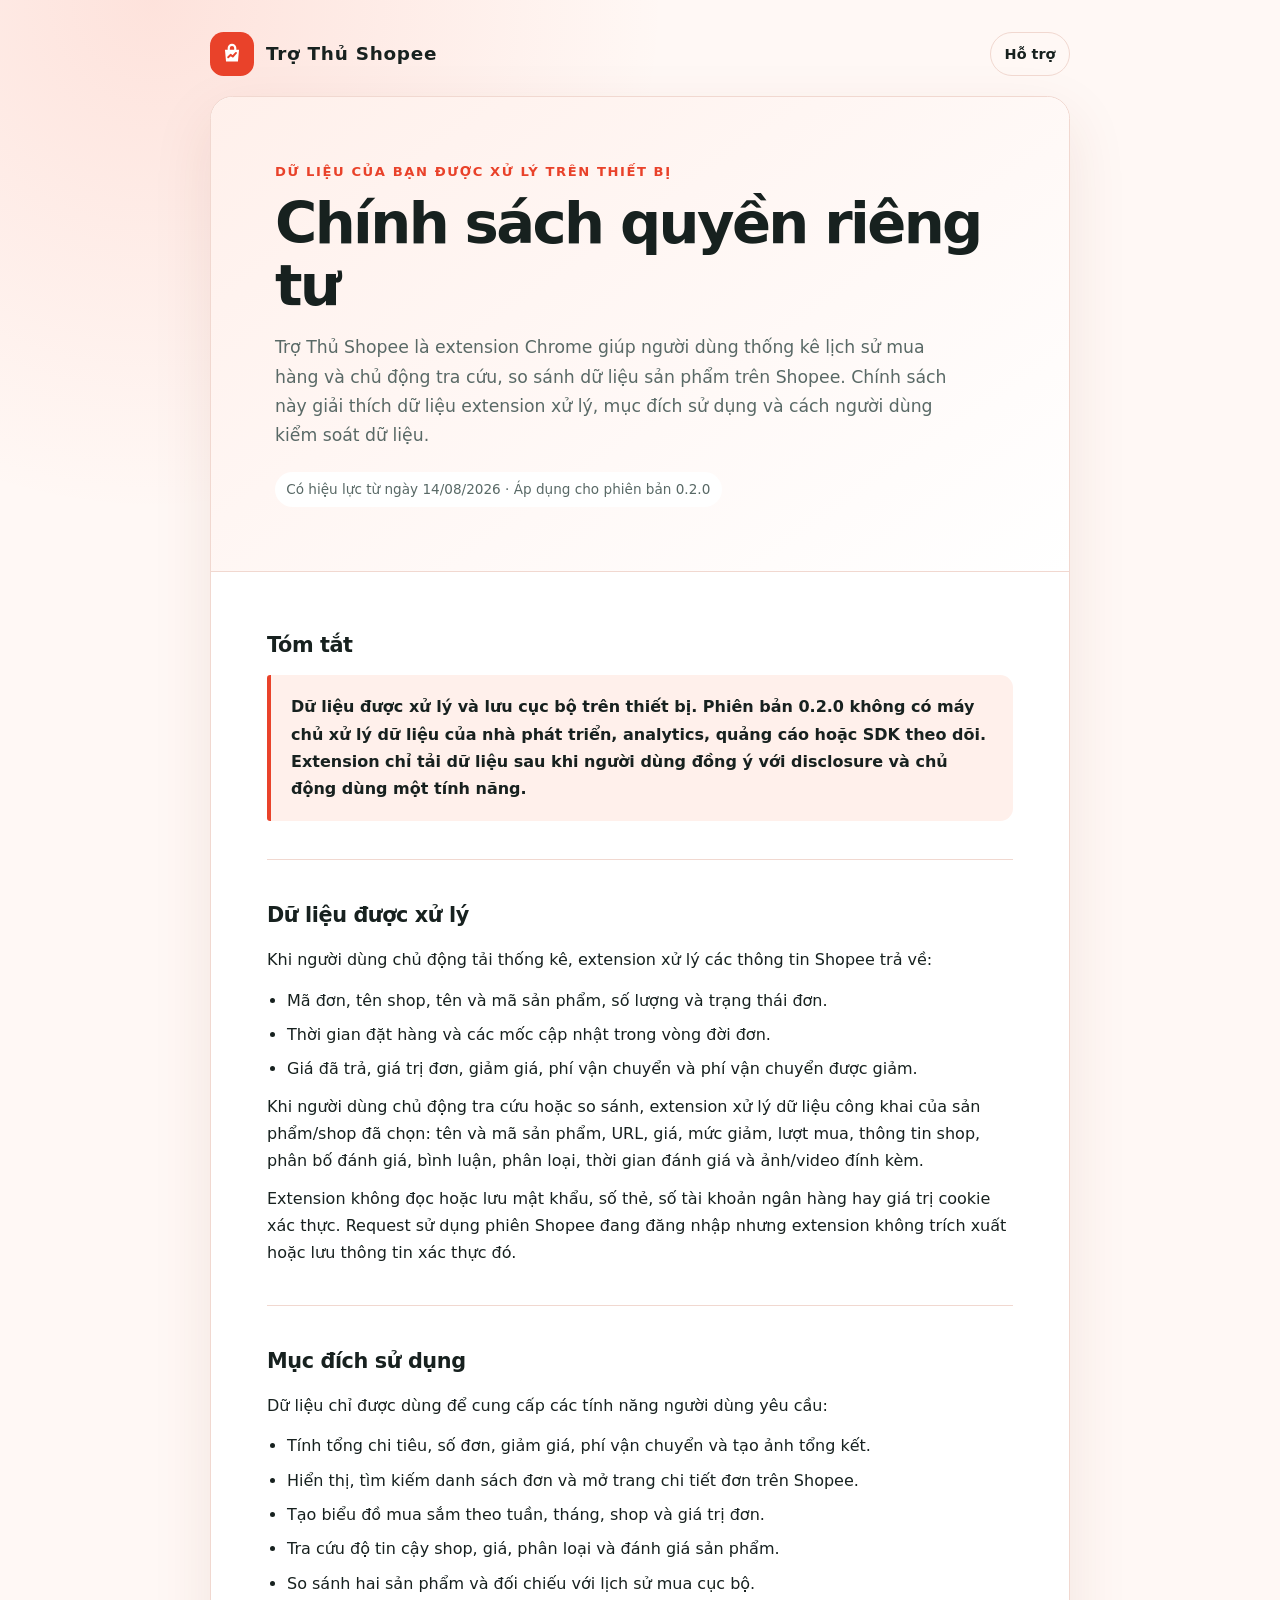
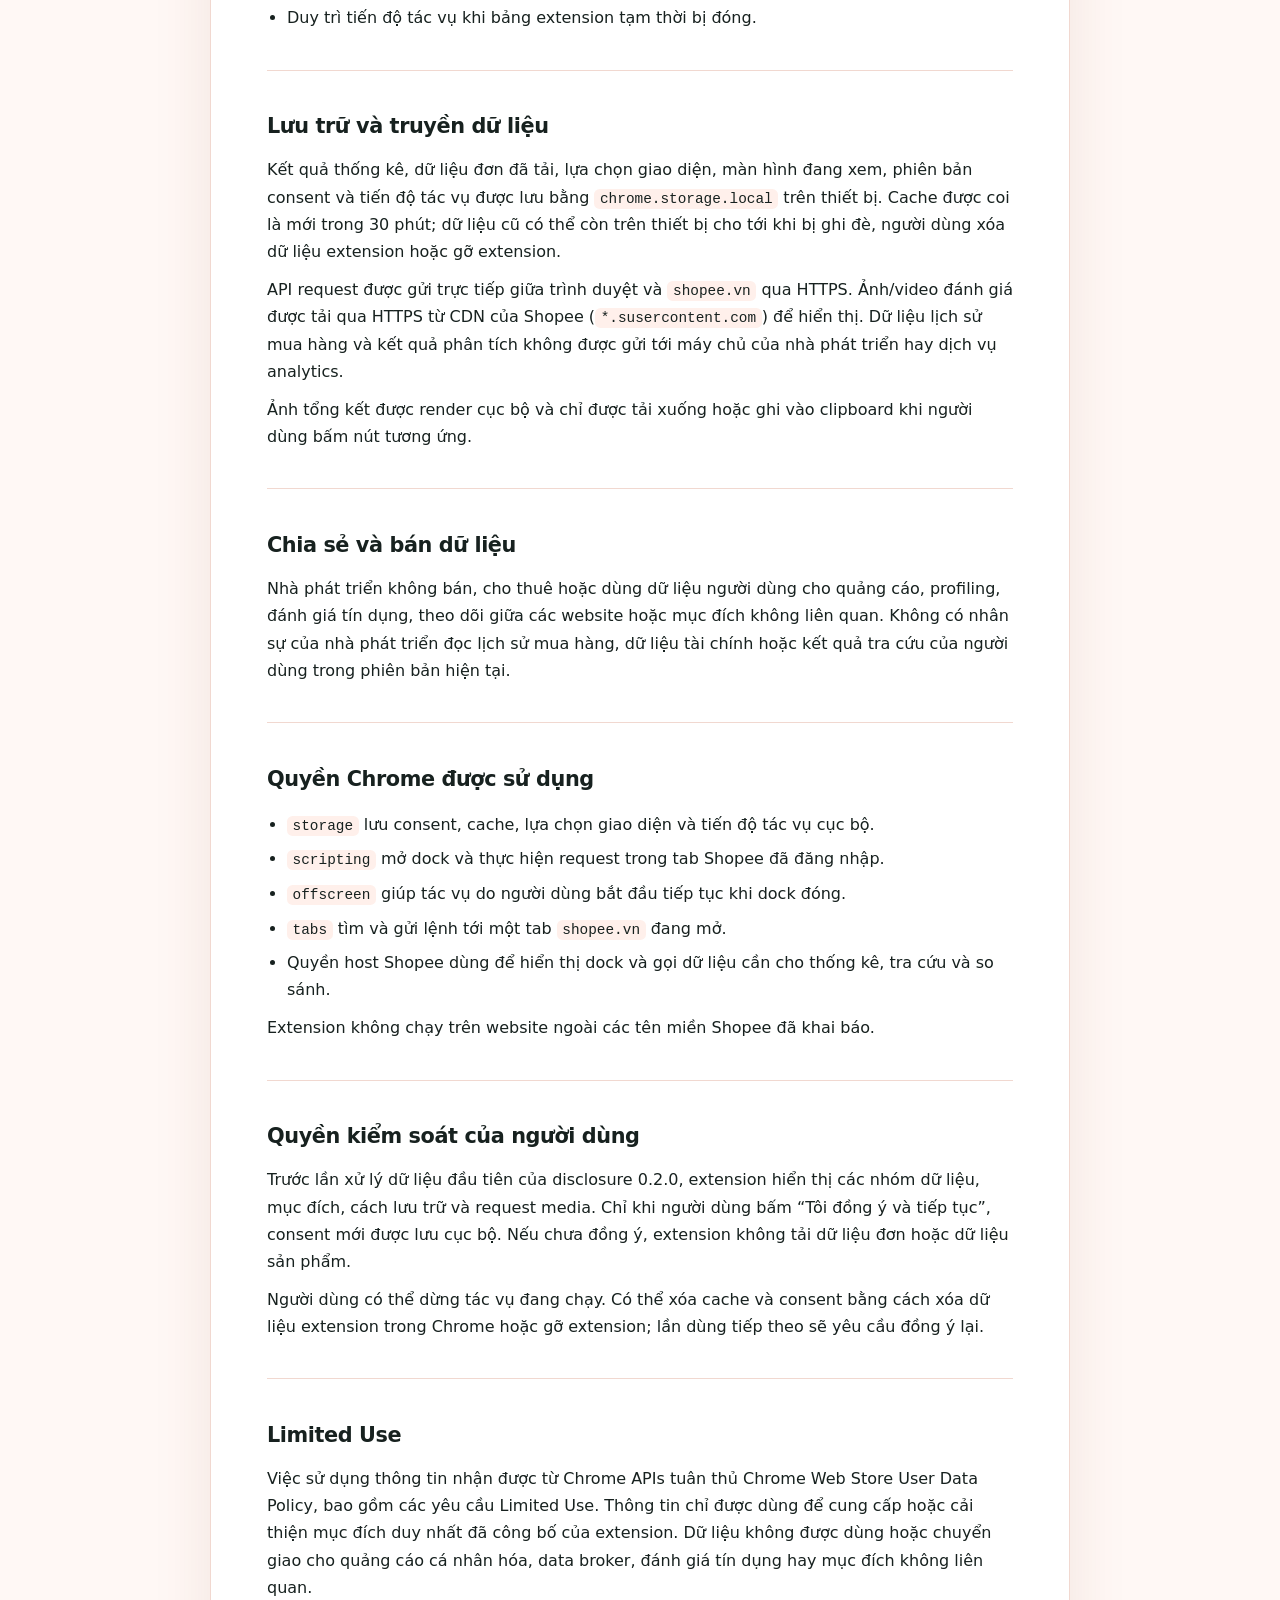
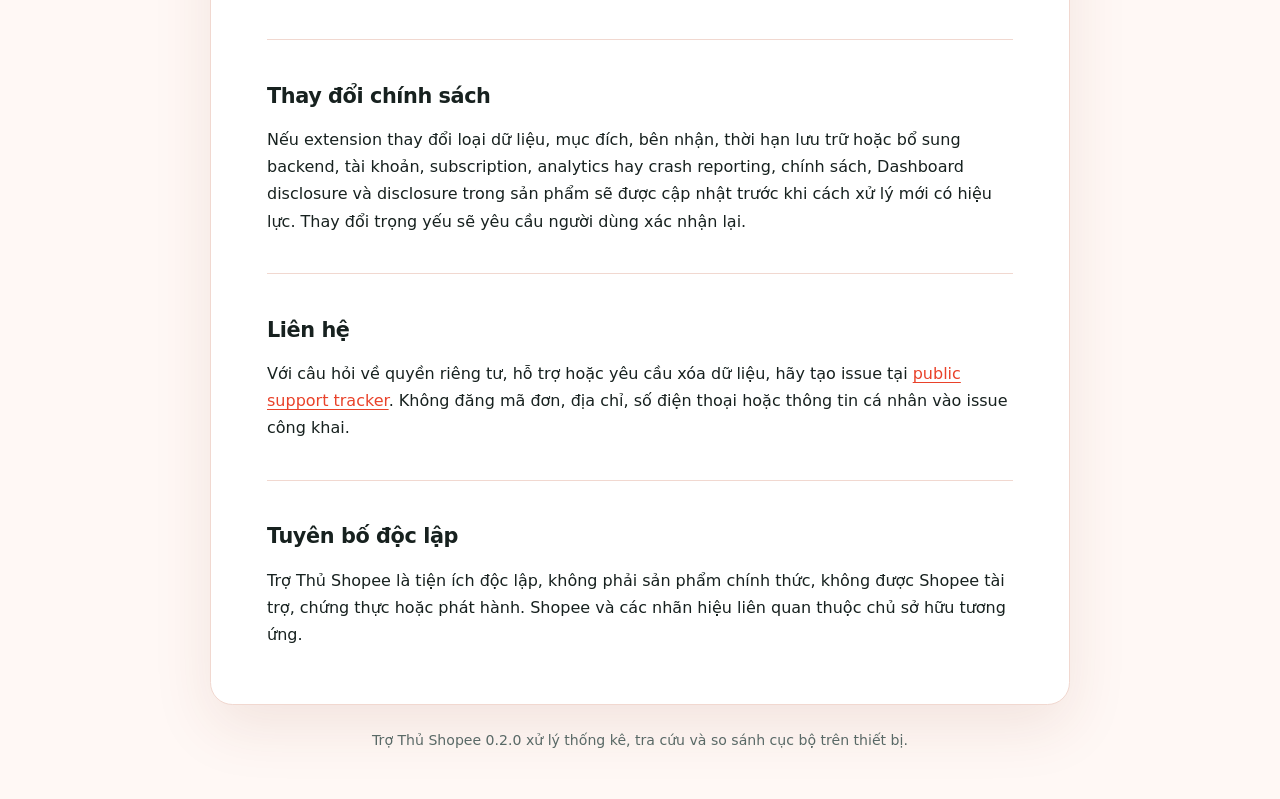
<file: shopee-assistant/privacy/index.html>
<!doctype html>
<html lang="vi">
  <head>
    <meta charset="utf-8" />
    <meta name="viewport" content="width=device-width, initial-scale=1" />
    <meta
      name="description"
      content="Chính sách quyền riêng tư của Trợ Thủ Shopee 0.2.0: thống kê mua hàng, tra cứu và so sánh sản phẩm trên thiết bị."
    />
    <meta name="theme-color" content="#f45132" />
    <title>Chính sách quyền riêng tư — Trợ Thủ Shopee</title>
    <link rel="stylesheet" href="../../assets/site.css" />
  </head>
  <body class="theme-shopee-assistant">
    <header class="site-header shell">
      <a class="brand" href="../../" aria-label="Trang danh sách extension">
        <span class="logo" aria-hidden="true">
          <svg width="26" height="26" viewBox="0 0 24 24" fill="none">
            <path d="M5.5 8h13l-1 11h-11l-1-11Z" fill="currentColor" />
            <path d="M9 8V6.5a3 3 0 0 1 6 0V8" stroke="currentColor" stroke-width="2" stroke-linecap="round" />
            <path d="m8.5 15 2.2-2.2 2 1.5 3-3.3" stroke="var(--brand)" stroke-width="1.8" stroke-linecap="round" stroke-linejoin="round" />
          </svg>
        </span>
        Trợ Thủ Shopee
      </a>
      <a class="pill-link" href="https://github.com/pxbao-itus/chrome-extension/issues">
        Hỗ trợ
      </a>
    </header>

    <main class="shell">
      <article class="page-card">
        <div class="hero">
          <p class="eyebrow">Dữ liệu của bạn được xử lý trên thiết bị</p>
          <h1>Chính sách quyền riêng tư</h1>
          <p class="intro">
            Trợ Thủ Shopee là extension Chrome giúp người dùng thống kê lịch sử mua hàng và chủ
            động tra cứu, so sánh dữ liệu sản phẩm trên Shopee. Chính sách này giải thích dữ liệu
            extension xử lý, mục đích sử dụng và cách người dùng kiểm soát dữ liệu.
          </p>
          <span class="updated">Có hiệu lực từ ngày 14/08/2026 · Áp dụng cho phiên bản 0.2.0</span>
        </div>

        <div class="content">
          <section aria-labelledby="summary">
            <h2 id="summary">Tóm tắt</h2>
            <p class="summary">
              Dữ liệu được xử lý và lưu cục bộ trên thiết bị. Phiên bản 0.2.0 không có máy chủ xử
              lý dữ liệu của nhà phát triển, analytics, quảng cáo hoặc SDK theo dõi. Extension chỉ
              tải dữ liệu sau khi người dùng đồng ý với disclosure và chủ động dùng một tính năng.
            </p>
          </section>

          <section aria-labelledby="information">
            <h2 id="information">Dữ liệu được xử lý</h2>
            <p>
              Khi người dùng chủ động tải thống kê, extension xử lý các thông tin Shopee trả về:
            </p>
            <ul>
              <li>Mã đơn, tên shop, tên và mã sản phẩm, số lượng và trạng thái đơn.</li>
              <li>Thời gian đặt hàng và các mốc cập nhật trong vòng đời đơn.</li>
              <li>Giá đã trả, giá trị đơn, giảm giá, phí vận chuyển và phí vận chuyển được giảm.</li>
            </ul>
            <p>
              Khi người dùng chủ động tra cứu hoặc so sánh, extension xử lý dữ liệu công khai của
              sản phẩm/shop đã chọn: tên và mã sản phẩm, URL, giá, mức giảm, lượt mua, thông tin
              shop, phân bố đánh giá, bình luận, phân loại, thời gian đánh giá và ảnh/video đính kèm.
            </p>
            <p>
              Extension không đọc hoặc lưu mật khẩu, số thẻ, số tài khoản ngân hàng hay giá trị
              cookie xác thực. Request sử dụng phiên Shopee đang đăng nhập nhưng extension không
              trích xuất hoặc lưu thông tin xác thực đó.
            </p>
          </section>

          <section aria-labelledby="purpose">
            <h2 id="purpose">Mục đích sử dụng</h2>
            <p>Dữ liệu chỉ được dùng để cung cấp các tính năng người dùng yêu cầu:</p>
            <ul>
              <li>Tính tổng chi tiêu, số đơn, giảm giá, phí vận chuyển và tạo ảnh tổng kết.</li>
              <li>Hiển thị, tìm kiếm danh sách đơn và mở trang chi tiết đơn trên Shopee.</li>
              <li>Tạo biểu đồ mua sắm theo tuần, tháng, shop và giá trị đơn.</li>
              <li>Tra cứu độ tin cậy shop, giá, phân loại và đánh giá sản phẩm.</li>
              <li>So sánh hai sản phẩm và đối chiếu với lịch sử mua cục bộ.</li>
              <li>Duy trì tiến độ tác vụ khi bảng extension tạm thời bị đóng.</li>
            </ul>
          </section>

          <section aria-labelledby="storage">
            <h2 id="storage">Lưu trữ và truyền dữ liệu</h2>
            <p>
              Kết quả thống kê, dữ liệu đơn đã tải, lựa chọn giao diện, màn hình đang xem, phiên bản
              consent và tiến độ tác vụ được lưu bằng <code>chrome.storage.local</code> trên thiết
              bị. Cache được coi là mới trong 30 phút; dữ liệu cũ có thể còn trên thiết bị cho tới
              khi bị ghi đè, người dùng xóa dữ liệu extension hoặc gỡ extension.
            </p>
            <p>
              API request được gửi trực tiếp giữa trình duyệt và <code>shopee.vn</code> qua HTTPS.
              Ảnh/video đánh giá được tải qua HTTPS từ CDN của Shopee
              (<code>*.susercontent.com</code>) để hiển thị. Dữ liệu lịch sử mua hàng và kết quả
              phân tích không được gửi tới máy chủ của nhà phát triển hay dịch vụ analytics.
            </p>
            <p>
              Ảnh tổng kết được render cục bộ và chỉ được tải xuống hoặc ghi vào clipboard khi
              người dùng bấm nút tương ứng.
            </p>
          </section>

          <section aria-labelledby="sharing">
            <h2 id="sharing">Chia sẻ và bán dữ liệu</h2>
            <p>
              Nhà phát triển không bán, cho thuê hoặc dùng dữ liệu người dùng cho quảng cáo,
              profiling, đánh giá tín dụng, theo dõi giữa các website hoặc mục đích không liên
              quan. Không có nhân sự của nhà phát triển đọc lịch sử mua hàng, dữ liệu tài chính
              hoặc kết quả tra cứu của người dùng trong phiên bản hiện tại.
            </p>
          </section>

          <section aria-labelledby="permissions">
            <h2 id="permissions">Quyền Chrome được sử dụng</h2>
            <ul>
              <li><code>storage</code> lưu consent, cache, lựa chọn giao diện và tiến độ tác vụ cục bộ.</li>
              <li><code>scripting</code> mở dock và thực hiện request trong tab Shopee đã đăng nhập.</li>
              <li><code>offscreen</code> giúp tác vụ do người dùng bắt đầu tiếp tục khi dock đóng.</li>
              <li><code>tabs</code> tìm và gửi lệnh tới một tab <code>shopee.vn</code> đang mở.</li>
              <li>Quyền host Shopee dùng để hiển thị dock và gọi dữ liệu cần cho thống kê, tra cứu và so sánh.</li>
            </ul>
            <p>Extension không chạy trên website ngoài các tên miền Shopee đã khai báo.</p>
          </section>

          <section aria-labelledby="control">
            <h2 id="control">Quyền kiểm soát của người dùng</h2>
            <p>
              Trước lần xử lý dữ liệu đầu tiên của disclosure 0.2.0, extension hiển thị các nhóm dữ
              liệu, mục đích, cách lưu trữ và request media. Chỉ khi người dùng bấm “Tôi đồng ý và
              tiếp tục”, consent mới được lưu cục bộ. Nếu chưa đồng ý, extension không tải dữ liệu
              đơn hoặc dữ liệu sản phẩm.
            </p>
            <p>
              Người dùng có thể dừng tác vụ đang chạy. Có thể xóa cache và consent bằng cách xóa dữ
              liệu extension trong Chrome hoặc gỡ extension; lần dùng tiếp theo sẽ yêu cầu đồng ý lại.
            </p>
          </section>

          <section aria-labelledby="limited-use">
            <h2 id="limited-use">Limited Use</h2>
            <p>
              Việc sử dụng thông tin nhận được từ Chrome APIs tuân thủ Chrome Web Store User Data
              Policy, bao gồm các yêu cầu Limited Use. Thông tin chỉ được dùng để cung cấp hoặc cải
              thiện mục đích duy nhất đã công bố của extension. Dữ liệu không được dùng hoặc chuyển
              giao cho quảng cáo cá nhân hóa, data broker, đánh giá tín dụng hay mục đích không liên quan.
            </p>
          </section>

          <section aria-labelledby="changes">
            <h2 id="changes">Thay đổi chính sách</h2>
            <p>
              Nếu extension thay đổi loại dữ liệu, mục đích, bên nhận, thời hạn lưu trữ hoặc bổ sung
              backend, tài khoản, subscription, analytics hay crash reporting, chính sách, Dashboard
              disclosure và disclosure trong sản phẩm sẽ được cập nhật trước khi cách xử lý mới có
              hiệu lực. Thay đổi trọng yếu sẽ yêu cầu người dùng xác nhận lại.
            </p>
          </section>

          <section aria-labelledby="contact">
            <h2 id="contact">Liên hệ</h2>
            <p>
              Với câu hỏi về quyền riêng tư, hỗ trợ hoặc yêu cầu xóa dữ liệu, hãy tạo issue tại
              <a href="https://github.com/pxbao-itus/chrome-extension/issues">public support tracker</a>.
              Không đăng mã đơn, địa chỉ, số điện thoại hoặc thông tin cá nhân vào issue công khai.
            </p>
          </section>

          <section aria-labelledby="trademark">
            <h2 id="trademark">Tuyên bố độc lập</h2>
            <p>
              Trợ Thủ Shopee là tiện ích độc lập, không phải sản phẩm chính thức, không được Shopee
              tài trợ, chứng thực hoặc phát hành. Shopee và các nhãn hiệu liên quan thuộc chủ sở hữu
              tương ứng.
            </p>
          </section>
        </div>
      </article>
    </main>

    <footer class="site-footer shell">
      Trợ Thủ Shopee 0.2.0 xử lý thống kê, tra cứu và so sánh cục bộ trên thiết bị.
    </footer>
  </body>
</html>
</file>
<file: assets/site.css>
:root {
  color-scheme: light dark;
  --background: #f3f7f6;
  --surface: #ffffff;
  --surface-muted: #ecf7f4;
  --text: #17211f;
  --muted: #596966;
  --border: #d8e4e1;
  --brand: #0f766e;
  --brand-strong: #0a5c56;
  --brand-contrast: #ffffff;
  --shadow: 0 22px 60px rgb(20 60 52 / 10%);
}

@media (prefers-color-scheme: dark) {
  :root {
    --background: #0d1413;
    --surface: #141d1b;
    --surface-muted: #172723;
    --text: #edf7f4;
    --muted: #a6b9b4;
    --border: #2b3c38;
    --brand: #35c3a0;
    --brand-strong: #5ad5b5;
    --brand-contrast: #071612;
    --shadow: 0 22px 60px rgb(0 0 0 / 24%);
  }
}

* {
  box-sizing: border-box;
}

html {
  scroll-behavior: smooth;
}

body {
  margin: 0;
  background:
    radial-gradient(circle at 12% 0%, rgb(16 185 129 / 12%), transparent 32rem),
    var(--background);
  color: var(--text);
  font-family:
    Inter,
    ui-sans-serif,
    system-ui,
    -apple-system,
    BlinkMacSystemFont,
    "Segoe UI",
    sans-serif;
  line-height: 1.7;
}

a {
  color: var(--brand);
  text-underline-offset: 0.2em;
}

a:hover {
  color: var(--brand-strong);
}

.shell {
  width: min(100% - 2rem, 860px);
  margin-inline: auto;
}

.site-header {
  display: flex;
  align-items: center;
  justify-content: space-between;
  gap: 1rem;
  padding-block: 2rem 1.25rem;
}

.brand {
  display: inline-flex;
  align-items: center;
  gap: 0.75rem;
  color: var(--text);
  font-size: 1.15rem;
  font-weight: 800;
  letter-spacing: 0.04em;
  text-decoration: none;
}

.logo {
  display: grid;
  width: 2.75rem;
  height: 2.75rem;
  place-items: center;
  border-radius: 0.85rem;
  background: var(--brand);
  color: var(--brand-contrast);
}

.pill-link {
  padding: 0.55rem 0.85rem;
  border: 1px solid var(--border);
  border-radius: 999px;
  color: var(--text);
  font-size: 0.9rem;
  font-weight: 650;
  text-decoration: none;
}

.page-card {
  overflow: hidden;
  border: 1px solid var(--border);
  border-radius: 1.4rem;
  background: var(--surface);
  box-shadow: var(--shadow);
}

.hero {
  padding: clamp(2rem, 6vw, 4rem);
  background: linear-gradient(145deg, var(--surface-muted), var(--surface));
  border-bottom: 1px solid var(--border);
}

.eyebrow {
  margin: 0 0 0.6rem;
  color: var(--brand);
  font-size: 0.82rem;
  font-weight: 800;
  letter-spacing: 0.12em;
  text-transform: uppercase;
}

h1 {
  margin: 0;
  font-size: clamp(2rem, 8vw, 3.6rem);
  line-height: 1.08;
  letter-spacing: -0.045em;
}

.intro {
  max-width: 42rem;
  margin: 1rem 0 0;
  color: var(--muted);
  font-size: 1.08rem;
}

.updated {
  display: inline-block;
  margin-top: 1.35rem;
  padding: 0.35rem 0.7rem;
  border-radius: 999px;
  background: var(--surface);
  color: var(--muted);
  font-size: 0.85rem;
}

.content {
  padding: clamp(1.5rem, 5vw, 3.5rem);
}

section + section {
  margin-top: 2.4rem;
  padding-top: 2.4rem;
  border-top: 1px solid var(--border);
}

h2 {
  margin: 0 0 0.75rem;
  font-size: 1.3rem;
  letter-spacing: -0.02em;
}

p {
  margin: 0.65rem 0 0;
}

ul {
  margin: 0.85rem 0 0;
  padding-left: 1.25rem;
}

li + li {
  margin-top: 0.45rem;
}

code {
  padding: 0.12rem 0.35rem;
  border-radius: 0.35rem;
  background: var(--surface-muted);
  font-family: ui-monospace, SFMono-Regular, Menlo, Consolas, monospace;
  font-size: 0.9em;
}

.summary {
  padding: 1.15rem 1.25rem;
  border-left: 4px solid var(--brand);
  border-radius: 0.2rem 0.8rem 0.8rem 0.2rem;
  background: var(--surface-muted);
  font-weight: 600;
}

.extension-grid {
  display: grid;
  grid-template-columns: repeat(auto-fit, minmax(240px, 1fr));
  gap: 1rem;
  margin-top: 1.5rem;
}

.extension-card {
  padding: 1.35rem;
  border: 1px solid var(--border);
  border-radius: 1rem;
  background: var(--surface-muted);
}

.extension-card h2 {
  margin-bottom: 0.4rem;
}

.extension-card--shopee {
  --brand: #e9422a;
  --brand-strong: #c83320;
  --surface-muted: #fff1ec;
  border-color: #ffd1c5;
}

.extension-card--devutil {
  --brand: #5b57e8;
  --brand-strong: #4642c9;
  --surface-muted: #f1f0ff;
  border-color: #d9d7ff;
}

.extension-card--devkit {
  --brand: #0788e8;
  --brand-strong: #006dbd;
  --surface-muted: #edf8ff;
  border-color: #c6e8ff;
}

.theme-devkit {
  --background: #f4f8fc;
  --surface-muted: #edf8ff;
  --border: #d3e4f2;
  --brand: #0788e8;
  --brand-strong: #006dbd;
  --shadow: 0 22px 60px rgb(7 89 150 / 11%);
  background:
    radial-gradient(circle at 12% 0%, rgb(7 136 232 / 14%), transparent 32rem),
    var(--background);
}

.theme-devutil {
  --background: #f5f6fb;
  --surface-muted: #f0f1ff;
  --border: #dcdff0;
  --brand: #5b57e8;
  --brand-strong: #4642c9;
  --shadow: 0 22px 60px rgb(69 65 180 / 11%);
  background:
    radial-gradient(circle at 12% 0%, rgb(91 87 232 / 14%), transparent 32rem),
    var(--background);
}

.theme-shopee-assistant {
  --background: #fff8f5;
  --surface-muted: #fff0eb;
  --border: #f1d8d0;
  --brand: #e9422a;
  --brand-strong: #c83320;
  --shadow: 0 22px 60px rgb(130 46 28 / 10%);
  background:
    radial-gradient(circle at 12% 0%, rgb(244 81 50 / 13%), transparent 32rem),
    var(--background);
}

@media (prefers-color-scheme: dark) {
  .theme-shopee-assistant {
    --background: #170f0d;
    --surface: #211714;
    --surface-muted: #2d1c17;
    --text: #fff5f1;
    --muted: #d4b8af;
    --border: #4b3028;
    --brand: #ff775d;
    --brand-strong: #ff9a86;
    --brand-contrast: #2b0d07;
    --shadow: 0 22px 60px rgb(0 0 0 / 28%);
  }

  .theme-devutil {
    --background: #0d101b;
    --surface: #151927;
    --surface-muted: #1d2135;
    --text: #f2f3ff;
    --muted: #b6bbd0;
    --border: #30364e;
    --brand: #918cff;
    --brand-strong: #b2aeff;
    --brand-contrast: #111326;
    --shadow: 0 22px 60px rgb(0 0 0 / 28%);
  }

  .theme-devkit {
    --background: #07101b;
    --surface: #101923;
    --surface-muted: #142638;
    --text: #edf8ff;
    --muted: #a8bed0;
    --border: #28435a;
    --brand: #37c9ff;
    --brand-strong: #74dcff;
    --brand-contrast: #03121c;
    --shadow: 0 22px 60px rgb(0 0 0 / 28%);
  }
}

.card-links {
  display: flex;
  flex-wrap: wrap;
  gap: 0.75rem;
  margin-top: 1rem;
}

.card-links a {
  font-weight: 700;
}

.site-footer {
  padding-block: 1.5rem 3rem;
  color: var(--muted);
  font-size: 0.88rem;
  text-align: center;
}

@media (max-width: 560px) {
  .site-header {
    align-items: flex-start;
    flex-direction: column;
  }
}
</file>
